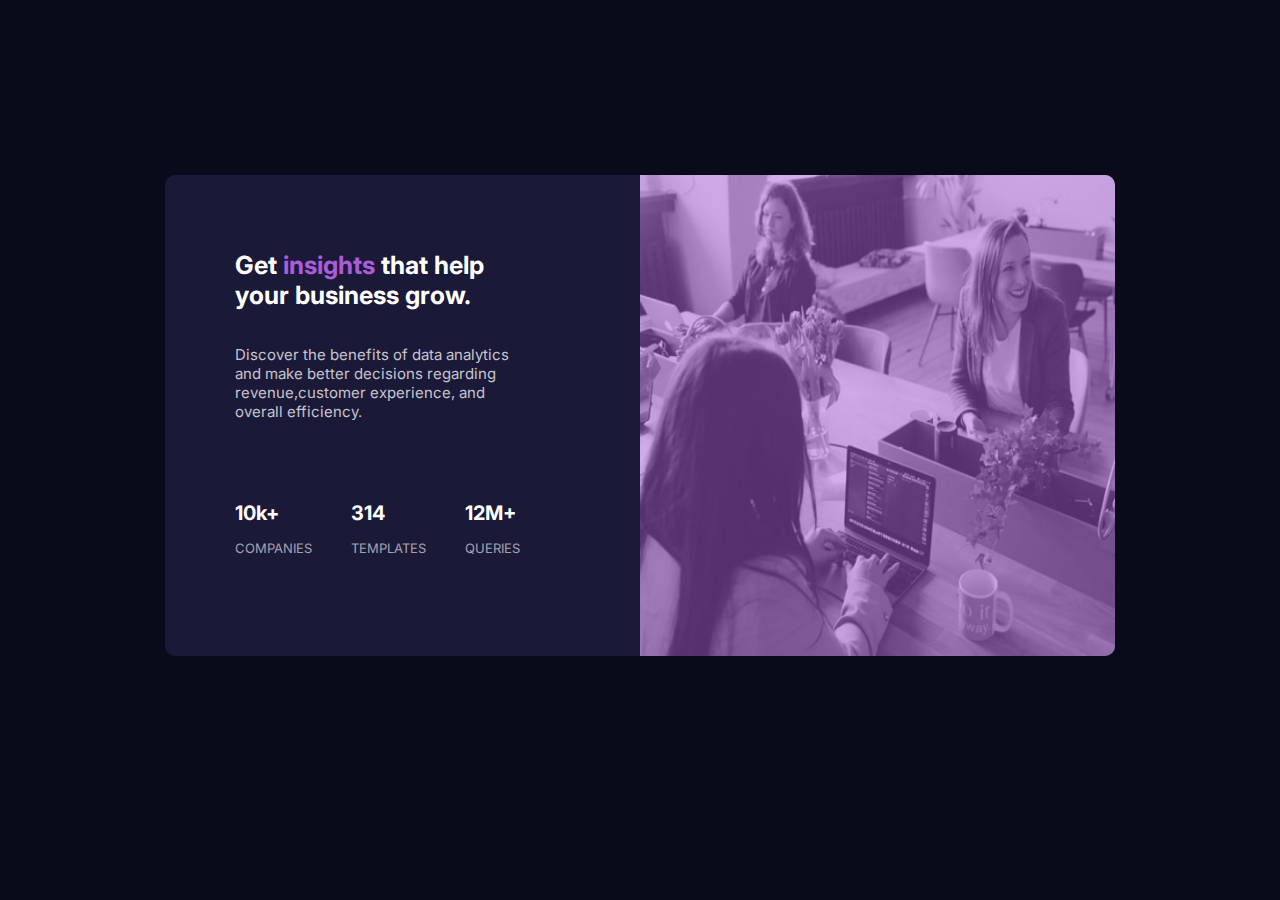
<file: 01. stats preview card component/index.html>
<!DOCTYPE html>
<html lang="en">
<head>
    <meta charset="UTF-8">
    <meta http-equiv="X-UA-Compatible" content="IE=edge">
    <meta name="viewport" content="width=device-width, initial-scale=1.0">
    <link rel="stylesheet" href="style.css">
    <link href="https://fonts.googleapis.com/css2?family=Inter&display=swap" rel="stylesheet">
    <title>Frontend Mentor | Stats-Preeview-Card</title>
    <link rel="shortcut icon" href="images/favicon-32x32.png">
</head>
<body>
    <div class="main-container">
        <div class="img-content">
            <img class="mobile-img" src="images/image-header-mobile.jpg" alt="">
            <img class="desktop-img" src="images/image-header-desktop.jpg" alt="">
            <div class="overlayer"></div>
        </div>

        <div class="text-content">
            <div class="first-section">
                <h1>Get <span>insights</span> that help your business grow.</h1>
                <p>Discover the benefits of data analytics and make better decisions regarding revenue,customer experience, and overall efficiency.</p>
            </div>
            <div class="second-section">
                <div class="companies">
                    <p class="amount">10k+</p>
                    <P>COMPANIES</p>
                </div>
                <div class="templates">
                    <p class="amount">314</p>
                    <p>TEMPLATES</p>
                </div>
                <div class="queries">
                    <p class="amount">12M+</p>
                    <p>QUERIES</p>
                </div>
            </div>
        </div>
    </div>
</body>
</html>
</file>
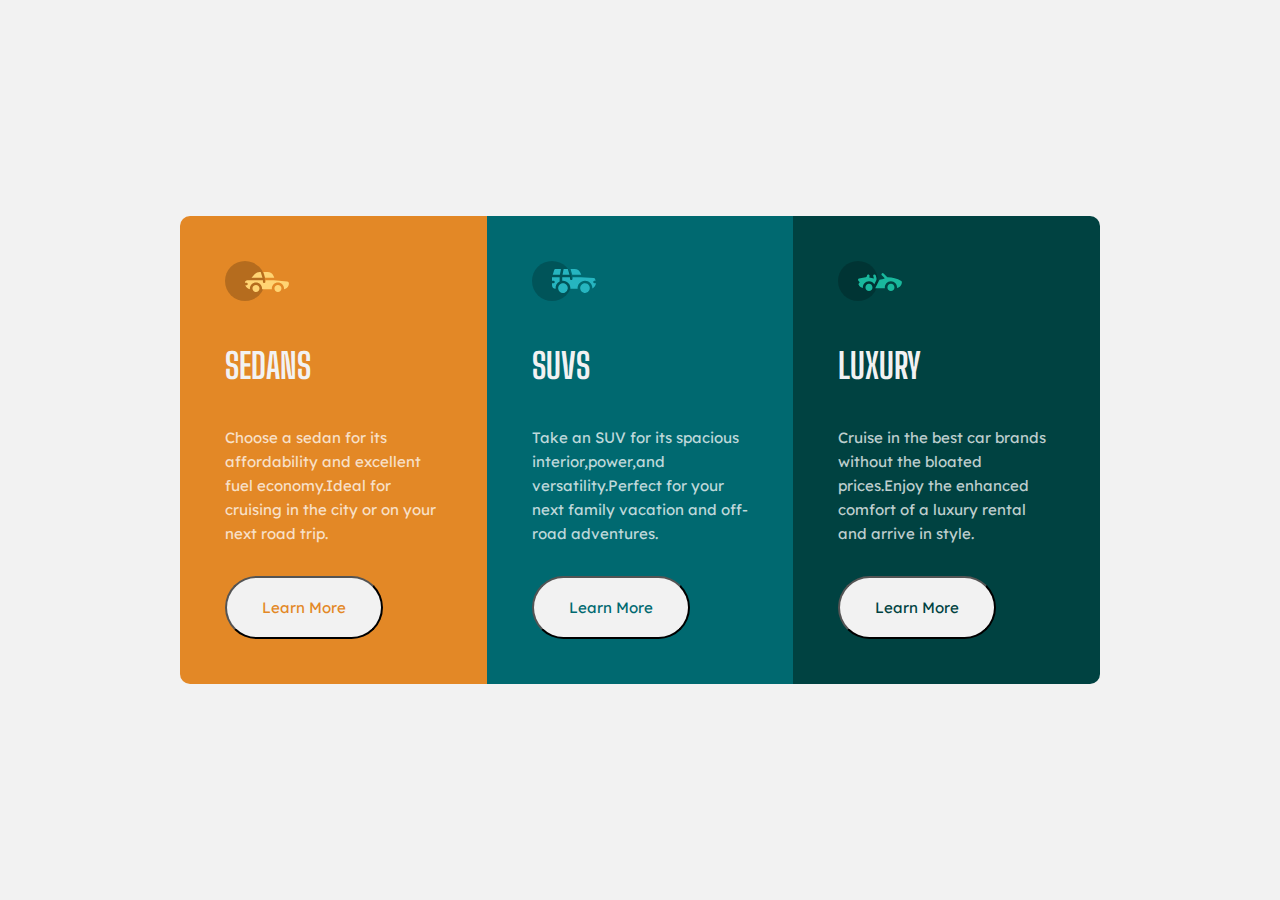
<file: 02. 3 column preview card component/index.html>
<!DOCTYPE html>
<html lang="en">
<head>
    <meta charset="UTF-8">
    <meta http-equiv="X-UA-Compatible" content="IE=edge">
    <meta name="viewport" content="width=device-width, initial-scale=1.0">
    <link rel="stylesheet" href="style.css">
    <link href="https://fonts.googleapis.com/css2?family=Big+Shoulders+Display:wght@400;700&family=Lexend+Deca&display=swap" rel="stylesheet">
    <link rel="shortcut icon" href="images/favicon-32x32.png">
    <title>Fontend Mentor | 3-column-preview-card-component</title>
</head>

<body>
    <div class="main-container">

        <!-- first container - SEDANS -->
        <div id="first-container" class="container">
            <img src="images/icon-sedans.svg" alt="icon sedans">

            <h1>SEDANS</h1>
            <p>Choose a sedan for its affordability and excellent fuel economy.Ideal for cruising in the city or on your next road trip.</p>

            <button>Learn More</button>
        </div>

        <!-- second container - SUVS -->
        <div id="second-container" class="container">
            <img src="images/icon-suvs.svg" alt="icon suvs">

            <h1>SUVS</h1>
            <p>Take an SUV for its spacious interior,power,and versatility.Perfect for your next family vacation and off-road adventures.</p>

            <button>Learn More</button>
        </div>

        <!-- third container - LUXURY -->
        <div id="third-container" class="container">
            <img src="images/icon-luxury.svg" alt="icon luxury">

            <h1>LUXURY</h1>
            <p>Cruise in the best car brands without the bloated prices.Enjoy the enhanced comfort of a luxury rental and arrive in style.</p>
            
            <button>Learn More</button>
        </div>
    </div>
</body>
</html>
</file>
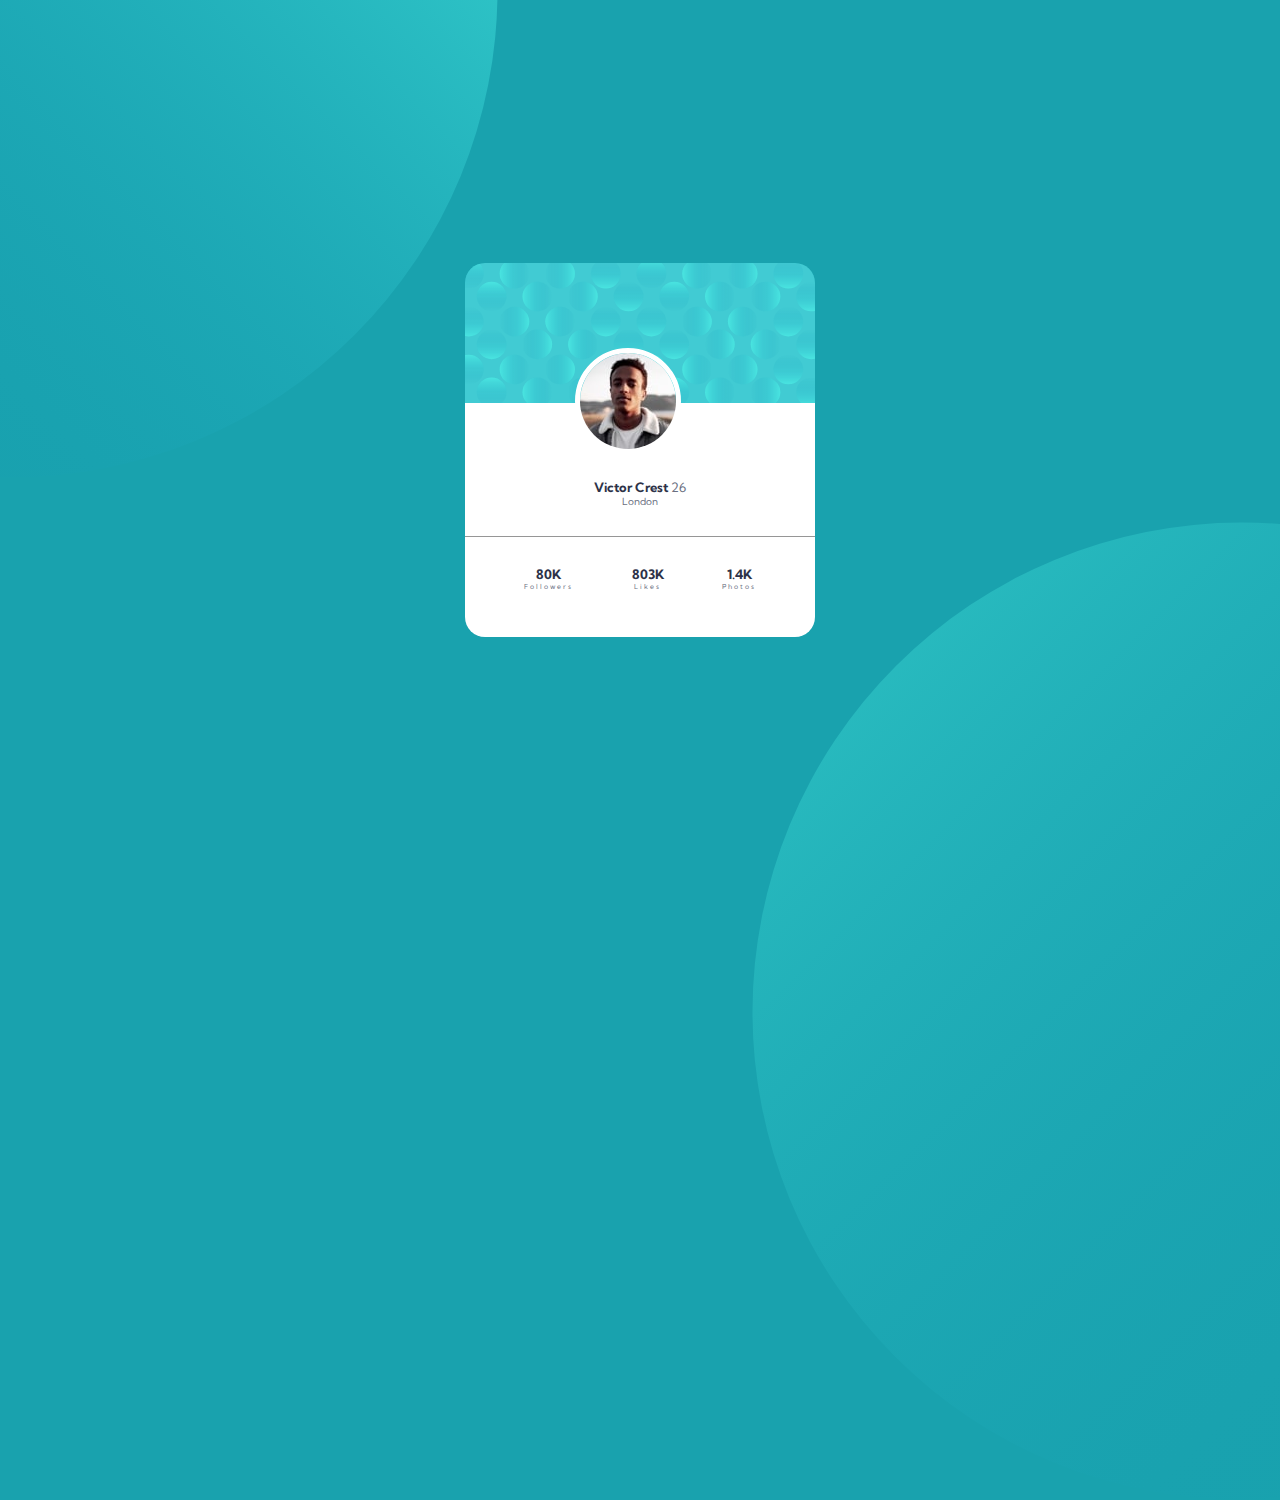
<file: 03. Profile card component/index.html>
<!DOCTYPE html>
<html lang="en">
<head>
    <meta charset="UTF-8">
    <meta http-equiv="X-UA-Compatible" content="IE=edge">
    <meta name="viewport" content="width=device-width, initial-scale=1.0">
    <link href="https://fonts.googleapis.com/css2?family=Kumbh+Sans:wght@300;400&display=swap" rel="stylesheet"> 
    <link rel="stylesheet" href="style.css">
    <link rel="shortcut icon" href="images/favicon-32x32.png">
    <title>Frontend Mentor | Profile card component</title>
</head>
<body>
    
    <img class="top-bg-circle" src="images/bg-pattern-top.svg" alt="">
    <img class="bottom-bg-circle" src="images/bg-pattern-bottom.svg" alt="">

    <div class="main-container">
        <div class="top-part">
            <img src="images/bg-pattern-card.svg" alt="card bg pattern">
        </div>
        <img id="profile-img"src="images/image-victor.jpg" alt="image-victor">
        <div class="bottom-part">
            <div class="person-info">
                <p>Victor Crest <span>26</span></p>
                <p class="light-font">London</p>
            </div>
            <div class="follow-info">
                <div>
                    <p>80K</p>
                    <p class="light-font">Followers</p>
                </div>
                <div>
                    <p>803K</p>
                    <p class="light-font">Likes</p>
                </div>
                <div>
                    <p>1.4K</p>
                    <p class="light-font">Photos</p>
                </div>
            </div>
        </div>
    </div>
        
</body>
</html>
</file>
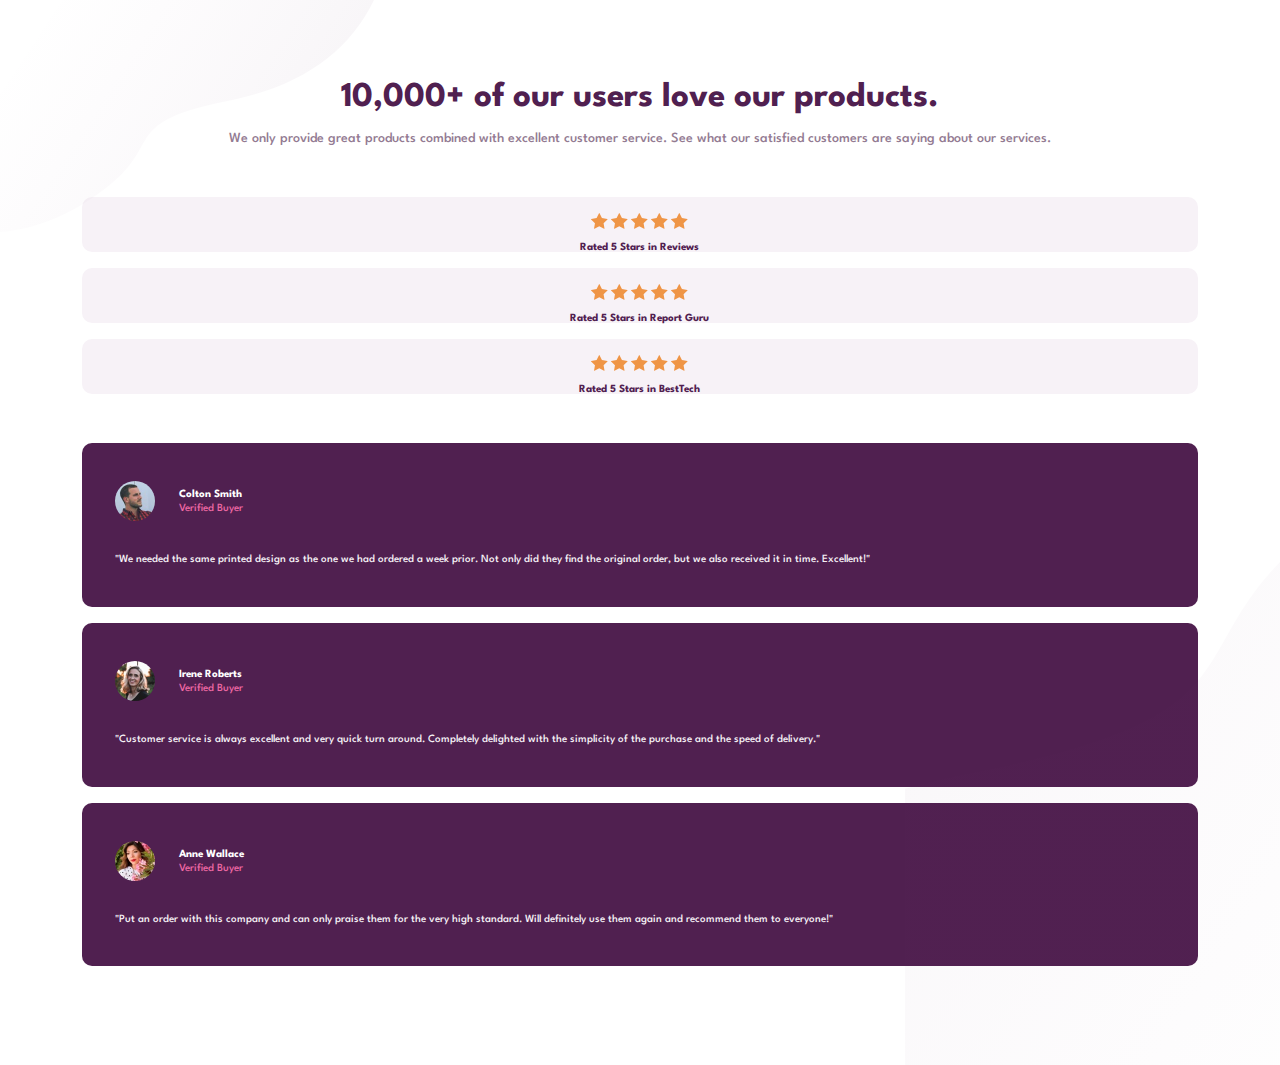
<file: 04. social proof section/index.html>
<!DOCTYPE html>
<html lang="en">
<head>
    <meta charset="UTF-8">
    <meta http-equiv="X-UA-Compatible" content="IE=edge">
    <meta name="viewport" content="width=device-width, initial-scale=1.0">
    <link href="https://fonts.googleapis.com/css2?family=Spartan:wght@400;500;700&display=swap" rel="stylesheet"> 
    <link rel="stylesheet" href="style.css">
    <link rel="shortcut icon" href="images/favicon-32x32.png">
    <title>Frontend Mentor | Social Proof Section Master</title>
</head>
<body>
    <img class="mobile top-bg" src="images/bg-pattern-top-mobile.svg" alt="bg-pattern-top-mobile">
    <img class="mobile bottom-bg" src="images/bg-pattern-bottom-mobile.svg" alt="pattern-bottom-mobile">
    <img class="desktop top-bg" src="images/bg-pattern-top-desktop.svg" alt="bg-pattern-top-desktop">
    <img class="desktop bottom-bg" src="images/bg-pattern-bottom-desktop.svg" alt="bg-pattern-bottom-desktop">

    <div class="main-container">
        <div class="float">
            <div id="hero">
                <h1>10,000+ of our users love our products.</h1>
                <p>We only provide great products combined with excellent customer service. See what our satisfied customers are saying about our services.</p>
            </div>

<!-- Review Boxes -->
            <div class="column-float">
                <div class="reviews-box review-top">
                    <div>
                        <img src="images/icon-star.svg" alt="star icons">
                        <img src="images/icon-star.svg" alt="star icons">
                        <img src="images/icon-star.svg" alt="star icons">
                        <img src="images/icon-star.svg" alt="star icons">
                        <img src="images/icon-star.svg" alt="star icons">
                    </div>
                    <p>Rated 5 Stars in Reviews</p>
                </div>
                <div class="reviews-box review-mid">
                    <div>
                        <img src="images/icon-star.svg" alt="star icons">
                        <img src="images/icon-star.svg" alt="star icons">
                        <img src="images/icon-star.svg" alt="star icons">
                        <img src="images/icon-star.svg" alt="star icons">
                        <img src="images/icon-star.svg" alt="star icons">
                    </div>
                    <p>Rated 5 Stars in Report Guru</p>
                </div>
                <div class="reviews-box review-bottom">
                    <div>
                        <img src="images/icon-star.svg" alt="star icons">
                        <img src="images/icon-star.svg" alt="star icons">
                        <img src="images/icon-star.svg" alt="star icons">
                        <img src="images/icon-star.svg" alt="star icons">
                        <img src="images/icon-star.svg" alt="star icons">
                    </div>
                    <p>Rated 5 Stars in BestTech</p>
                </div>
            </div>
        </div>
<!-- Byers Comment Boxes -->
        <div class="float">
            <div class="comment-box top-comment">   
                <div class="buyer-name">
                    <img src="images/image-colton.jpg" alt="colton-image">
                    <div>
                        <h4>Colton Smith</h4>
                        <h4 class="pink">Verified Buyer</h4>
                    </div>
                </div>
                <p>"We needed the same printed design as the one we had ordered a week prior. Not only did they find the original order, but we also received it in time. Excellent!"</p>
            </div>  

            <div class="comment-box mid-comment">
                <div class="buyer-name">
                    <img src="images/image-irene.jpg" alt="irene-image">
                    <div>
                        <h4>Irene Roberts</h4>
                        <h4 class="pink">Verified Buyer</h4>
                    </div>
                </div>
                <p>"Customer service is always excellent and very quick turn around. Completely delighted with the simplicity of the purchase and the speed of delivery."</p>
            </div>

            <div class="comment-box bottom-comment-box">
                <div class="buyer-name">
                    <img src="images/image-anne.jpg" alt="anne-image">
                    <div>
                        <h4>Anne Wallace</h4>
                        <h4 class="pink">Verified Buyer</h4>
                    </div>
                </div>
                <p>"Put an order with this company and can only praise them for the very high standard. Will definitely use them again and recommend them to everyone!"</p>
            </div>
        </div>
    </div>
</body>
</html>
</file>
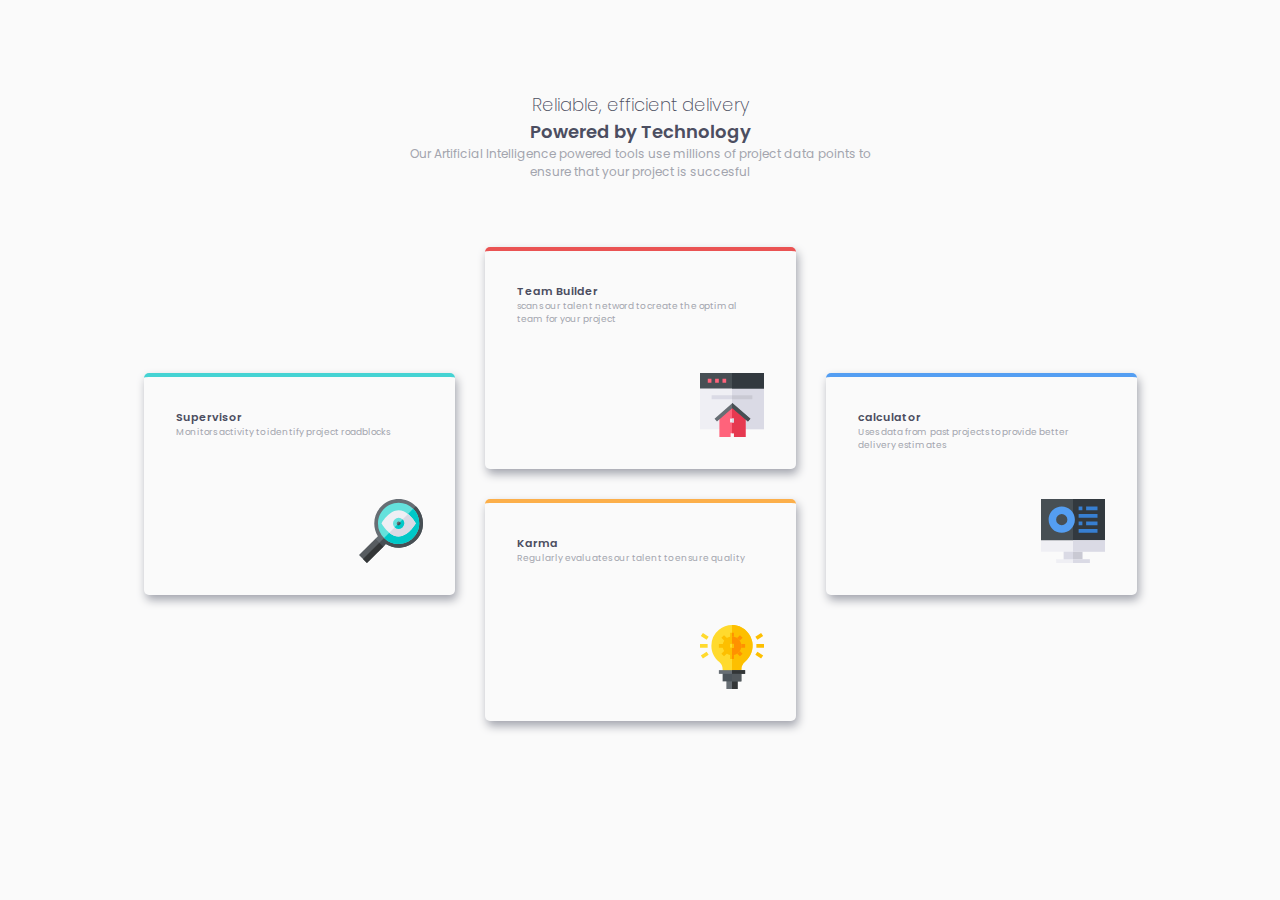
<file: 05. four card feature section/index.html>
<!DOCTYPE html>
<html lang="en">
<head>
    <meta charset="UTF-8">
    <meta http-equiv="X-UA-Compatible" content="IE=edge">
    <meta name="viewport" content="width=device-width, initial-scale=1.0">
    <link rel="stylesheet" href="./scss/style.css">
    <link rel="shortcut icon" href="./images/favicon-32x32.png">
    <title>Frontend Mentor | Four card feature section master</title>
</head>

<body>
    <!-- Header -->
    <header>
        <h2 class="lighter">Reliable, efficient delivery</h2>
        <h2 class="bold">Powered by Technology</h2>
        <p class="medium">Our Artificial Intelligence powered tools use millions of project data points to ensure that your project is succesful</p>
    </header>

    <!-- Four sections -->
    <div class="flex-row">
        <div id="cyan" class="box">
            <h3 class="bold">Supervisor</h3>
            <p class="medium">Monitors activity to identify project roadblocks</p>
            <img id="supervisor" src="./images/icon-supervisor.svg" alt="icon-supervisor">
        </div>
        <div class="flex-colomn">
            <div id="red" class="box">
                <h3 class="bold">Team Builder</h3>
                <p class="medium">scans our talent netword to create the optimal team for your project</p>
                <img id="team-builder" src="./images/icon-team-builder.svg" alt="icon-team-builder">
            </div>
            <div id="orange" class="box">
                <h3 class="bold">Karma</h3>
                <p class="medium">Regularly evaluates our talent to ensure quality</p>
                <img id="karma" src="./images/icon-karma.svg" alt="icon-karma">
            </div>
        </div>
        <div id="blue" class="box">
            <h3 class="bold">calculator</h3>
            <p class="medium">Uses data from past projects to provide better delivery estimates</p>
            <img id="calculator" src="./images/icon-calculator.svg" alt="icon-calculator">
        </div>
    </div>
</body>
</html>
</file>
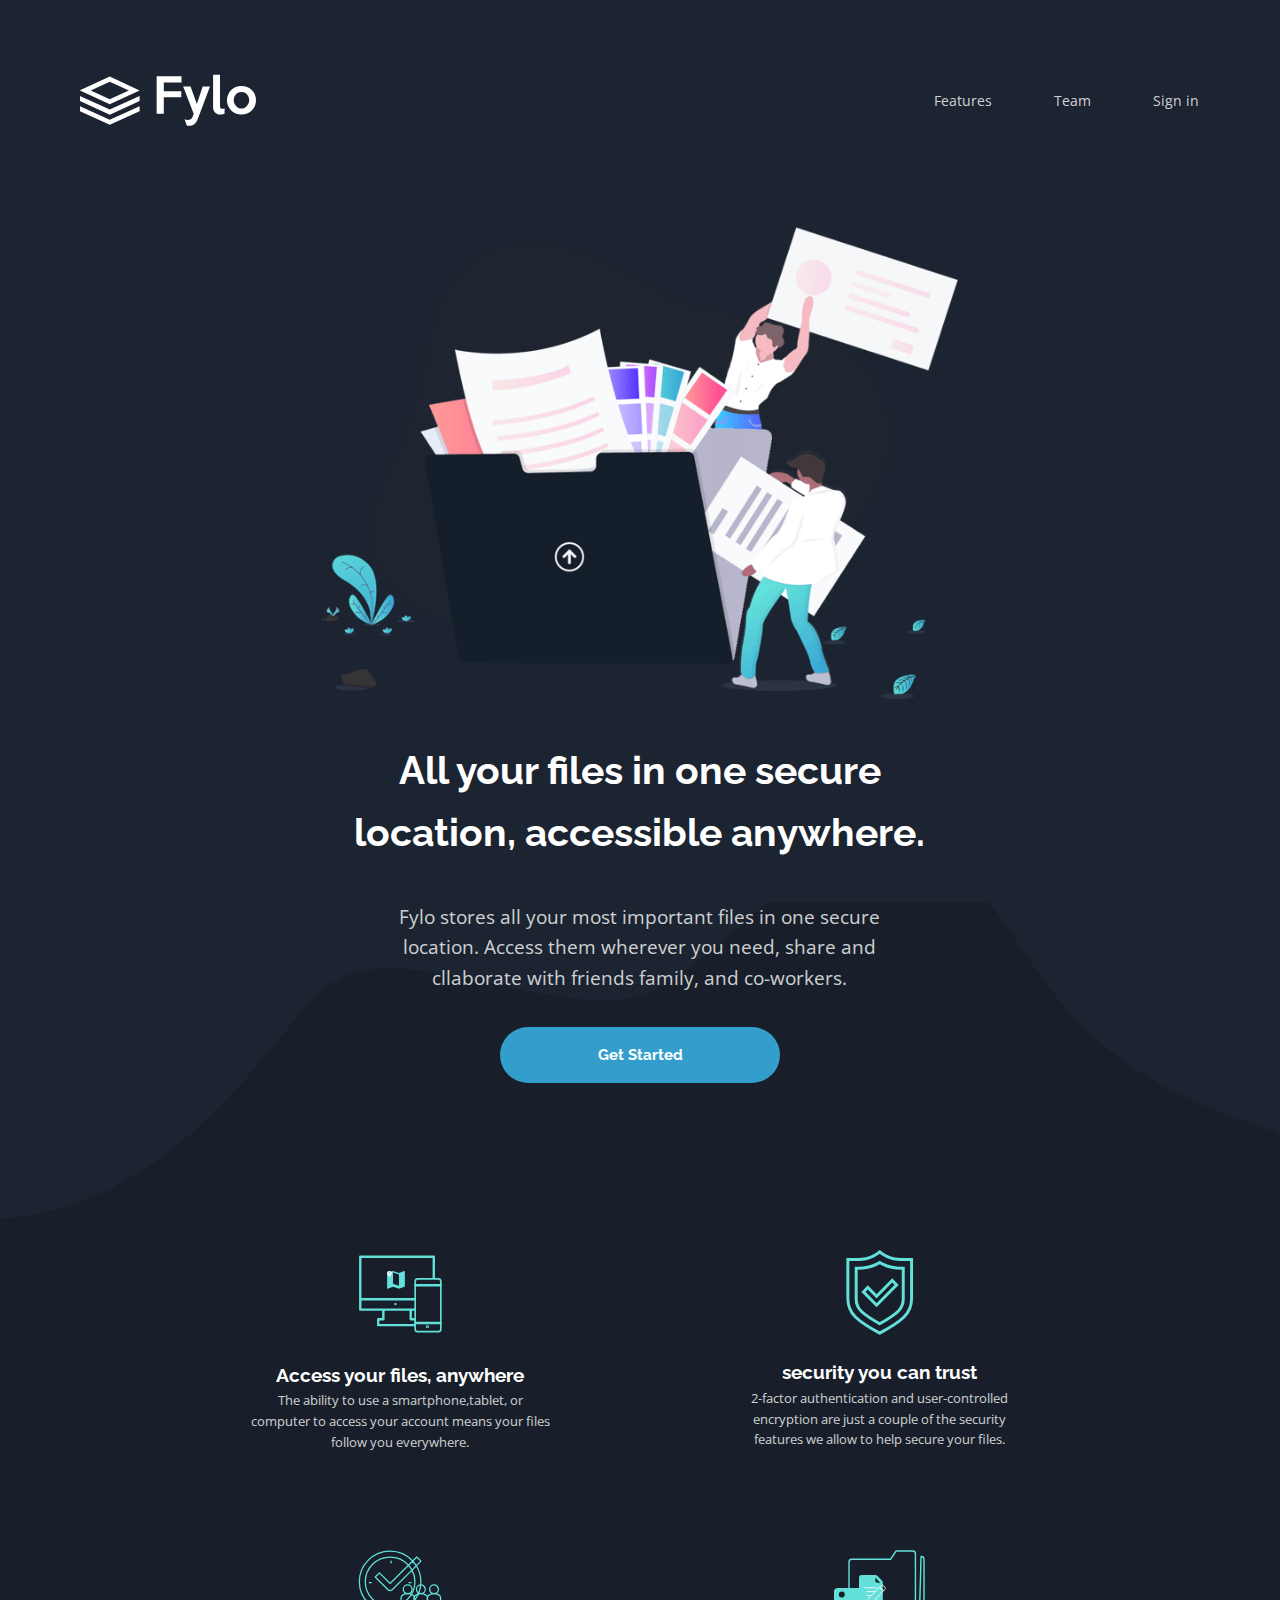
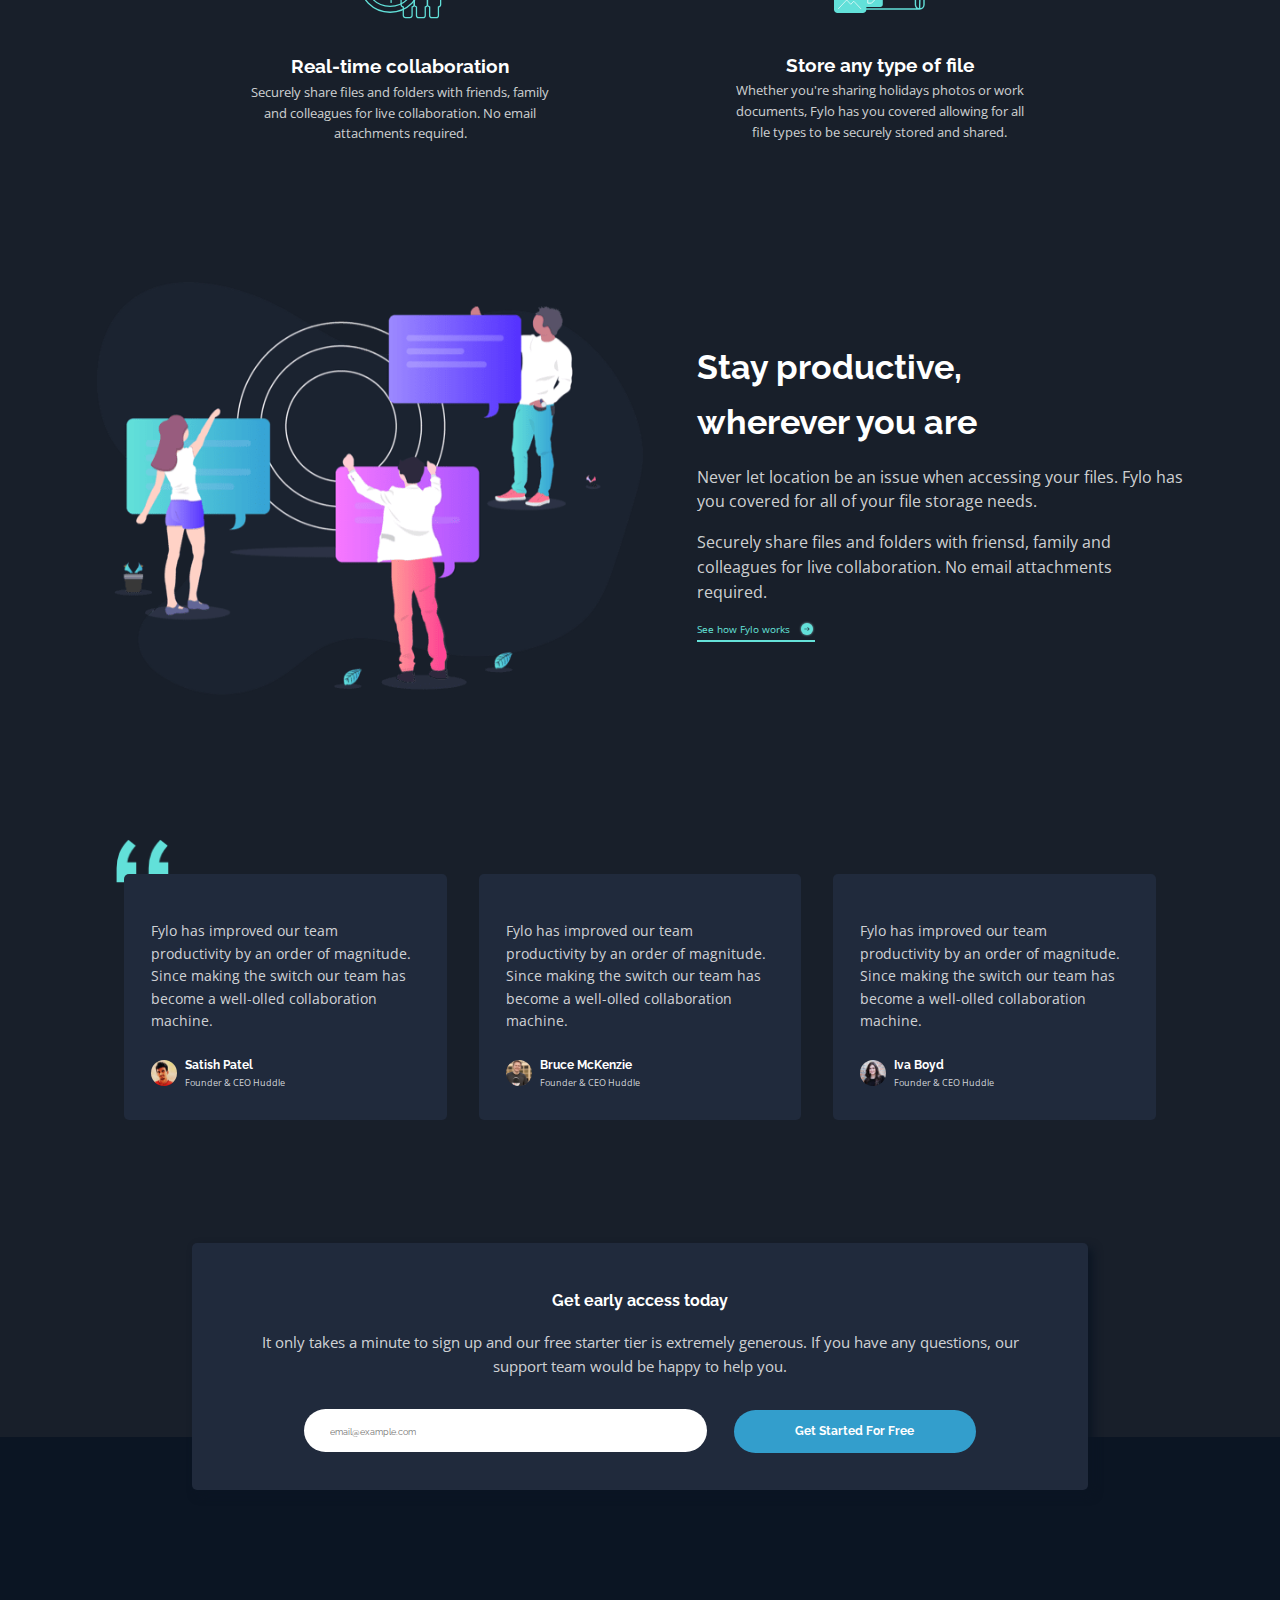
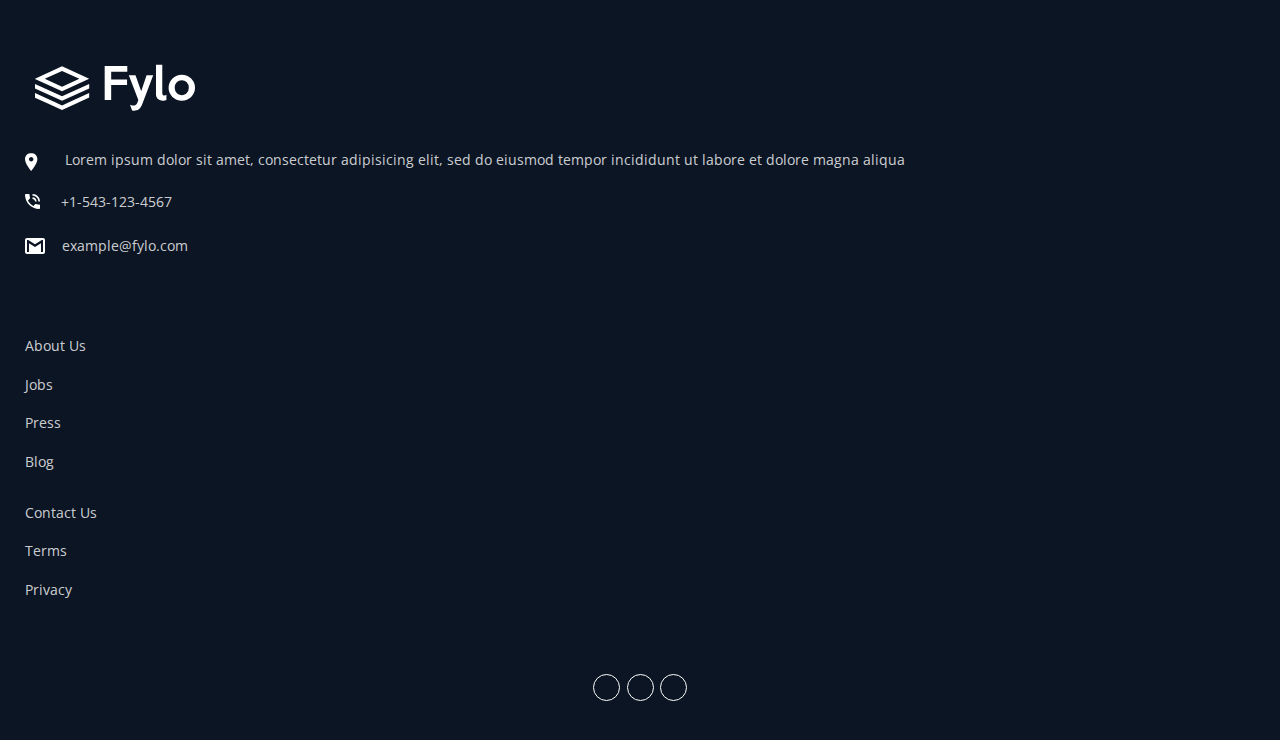
<file: 06. fylo dark theme landing page/index.html>
<!DOCTYPE html>
<html lang="en">
<head>
    <meta charset="UTF-8">
    <meta http-equiv="X-UA-Compatible" content="IE=edge">
    <meta name="viewport" content="width=device-width, initial-scale=1.0">
    <link rel="stylesheet" href="https://pro.fontawesome.com/releases/v5.10.0/css/all.css" integrity="sha384-AYmEC3Yw5cVb3ZcuHtOA93w35dYTsvhLPVnYs9eStHfGJvOvKxVfELGroGkvsg+p" crossorigin="anonymous"/>
    <link rel="stylesheet" href="./scss/style.css">
    <link rel="shortcut icon" href="/images/favicon-32x32.png">
    <title>Frontend Mentor | Fylo dark theme landing page master</title>
</head>
<body>
    <div class="container">
<!-- Nav Bar -->
        <nav>
            <img src="./images/logo.svg" alt="logo">
            <ul>
                <li><a href="#">Features</a></li>
                <li><a href="#">Team</a></li>
                <li><a href="#">Sign in</a></li>
            </ul>
        </nav>

<!-- Hero Section -->
        <div id="hero">
            <div id="hero-header">
                <img id="intro-img" src="./images/illustration-intro.png" alt="illustration-intro">
                <h2>All your files in one secure location, accessible anywhere.</h2>
            </div>
            <div id="hero-content">
                <p>Fylo stores all your most important files in one secure location. Access them wherever you need, share and cllaborate with friends family, and co-workers.</p>
                <input type="button" value="Get Started">
            </div>
        </div>
        

<!-- Features -->
        <div id="features">
            <div class="flex">
                <div id="access">
                    <img src="./images/icon-access-anywhere.svg" alt="icon-access-anywhere">
                    <h3>Access your files, anywhere</h3>
                    <p>The ability to use a smartphone,tablet, or computer to access your account means your files follow you everywhere.</p>
                </div>
                <div id="security">
                    <img src="./images/icon-security.svg" alt="icon-security">
                    <h3>security you can trust</h3>
                    <p>2-factor authentication and user-controlled encryption are just a couple of the security features we allow to help secure your files.</p>
                </div>
            </div>
            <div class="flex">
                <div id="collaboration">
                    <img src="./images/icon-collaboration.svg" alt="icon-collaboration">
                    <h3>Real-time collaboration</h3>
                    <p>Securely share files and folders with friends, family and colleagues for live collaboration. No email attachments required.</p>
                </div>
                <div id="file">
                    <img src="./images/icon-any-file.svg" alt="icon-any-file">
                    <h3>Store any type of file</h3>
                    <p>Whether you're sharing holidays photos or work documents, Fylo has you covered allowing for all file types to be securely stored and shared.</p>   
                </div>
            </div>
        </div>

<!-- Productive -->
        <div id="productive">
            <img src="./images/illustration-stay-productive.png" alt="illustration-stay-productive" class="productive-img">
            <div class="content">
                <h3>Stay productive, wherever you are</h3>
                <p>Never let location be an issue when accessing your files. Fylo has you covered for all of your file storage needs.</p>
                <p>Securely share files and folders with friensd, family and colleagues for live collaboration. No email attachments required.</p>
                <a href="#">See how Fylo works<img src="./images/icon-arrow.svg" alt="icon-arrow"></a>
            </div>
        </div>

<!-- Testimonials -->
        <div id="testimonials">
            
            <div class="testimonial">
                <img src="./images/bg-quotes.png" alt="bg-quotes" class="quotes-img">
                <p>Fylo has improved our team productivity by an order of magnitude. Since making the switch our team has become a well-olled collaboration machine.</p>
                <div class="profile">
                    <img src="./images/profile-1.jpg" alt="profile-1" class="profile-picture">
                    <div class="name">
                        <h3>Satish Patel</h3>
                        <p>Founder & CEO Huddle</p>
                    </div>
                </div>
            </div>

            <div class="testimonial">
                <p>Fylo has improved our team productivity by an order of magnitude. Since making the switch our team has become a well-olled collaboration machine.</p>
                <div class="profile">
                    <img src="./images/profile-2.jpg" alt="profile-2" class="profile-picture">
                    <div class="name">
                        <h3>Bruce McKenzie</h3>
                        <p>Founder & CEO Huddle</p>
                    </div>
                </div>
            </div>

            <div class="testimonial">
                <p>Fylo has improved our team productivity by an order of magnitude. Since making the switch our team has become a well-olled collaboration machine.</p>
                <div class="profile">
                    <img src="./images/profile-3.jpg" alt="profile-3" class="profile-picture">
                    <div class="name">
                        <h3>Iva Boyd</h3>
                        <p>Founder & CEO Huddle</p>
                    </div>
                </div>
            </div>
        </div>

<!-- Sign Up -->
        <div id="sign-up">
            <h3>Get early access today</h3>
            <p>It only takes a minute to sign up and our free starter tier is extremely generous. If you have any questions, our support team would be happy to help you.</p>
            <div class="inputs">
                <input type="email" placeholder="email@example.com">
                <input type="submit" value="Get Started For Free">
            </div>
        </div>

<!-- Footer -->
        <footer>
            <img class="logo" src="./images/logo.svg" alt="logo">
            <div class="footer-info">

                <div id="location">
                    <img src="./images/icon-location.svg" alt="icon-location">
                    <p>Lorem ipsum dolor sit amet, consectetur adipisicing elit, sed do eiusmod tempor incididunt ut labore et dolore magna aliqua
                    </p>
                </div>

                <div class="contacts">
                    <div id="phone">
                        <img src="./images/icon-phone.svg" alt="icon-phone">
                        <p>+1-543-123-4567</p>
                    </div>
                    <div id="email">
                        <img src="./images/icon-email.svg" alt="icon-email">
                        <p>example@fylo.com</p>
                    </div>
                </div>

                <div class="about-us">
                    <p>About Us</p>
                    <p>Jobs</p>
                    <p>Press</p>
                    <p>Blog</p>
                </div>

                <div class="contact-us">
                    <p>Contact Us</p>
                    <p>Terms</p>
                    <p>Privacy</p>
                </div>

                <div class="icons">
                    <i id="fb-icon" class="fab fa-facebook-f"></i>
                    <i id="twitter-icon" class="fab fa-twitter"></i>
                    <i id="instagram-icon" class="fab fa-instagram"></i>
                </div>
            </div>
        </footer>

    </div>
</body>
</html>
</file>
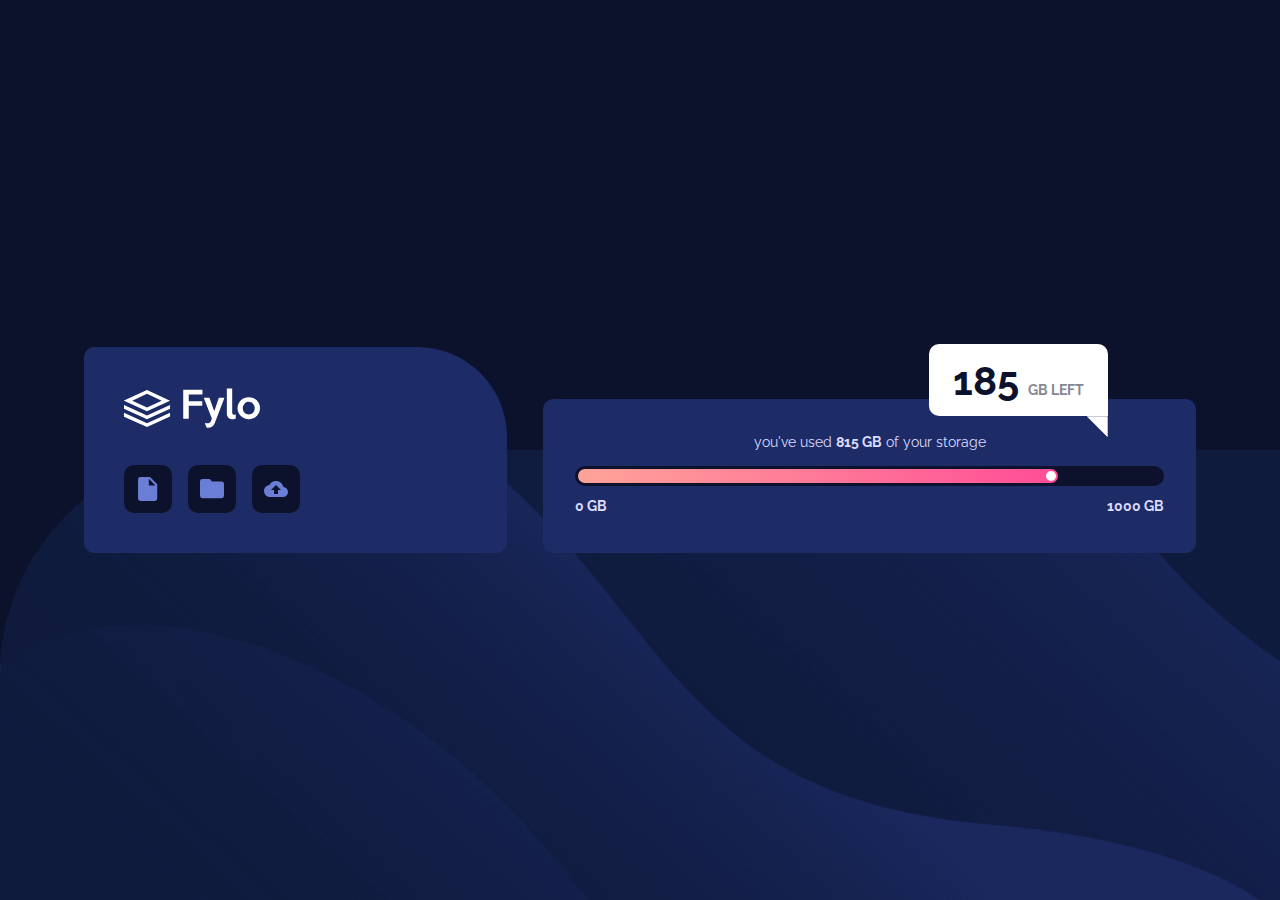
<file: Fylo-data-storage-component/index.html>
<!DOCTYPE html>
<html lang="en">
<head>
    <meta charset="UTF-8">
    <meta http-equiv="X-UA-Compatible" content="IE=edge">
    <meta name="viewport" content="width=device-width, initial-scale=1.0">
    <!-- Font -->
    <link href="https://fonts.googleapis.com/css2?family=Raleway:wght@400;700&display=swap" rel="stylesheet">

    <!-- Link Style -->
    <link rel="stylesheet" href="./scss/style.css">

    <!-- Favicon-icon -->
    <link rel="shortcut icon" href="./images/favicon-32x32.png">
    <title>Frontend Mentor | Fylo Data Storage Component</title>
</head>
<body>
    <div id="desktop-back"></div>
    <div id="container">
        <div id="logo-box">
            <img class="logo" src="./images/logo.svg" alt="logo">
            <div id="icons">
                <div class="document-icon icon">
                    <img src="./images/icon-document.svg" alt="icon-document">
                </div>
                <div class="folder-icon icon">
                    <img src="./images/icon-folder.svg" alt="icon-folder">
                </div>
                <div class="upload-icon icon">
                    <img src="./images/icon-upload.svg" alt="icon-upload">
                </div>
            </div>
        </div>

        <div id="storage-info-box">
            <p>you've used <span>815 GB</span> of your storage</p>
            <div id="usage">
                <div id="slider">
                    <div id="slider-fill"><div id="slider-ball"></div></div>
                </div>
                <p class="usage-left-limit">0 GB</p>
                <p class="usage-right-limit">1000 GB</p>
                <div id="left-storage-box">
                    <p><span class="big-font">185</span>GB LEFT</p>
                </div>
            </div>
            
        </div>
    </div>
</body>
</html>
</file>
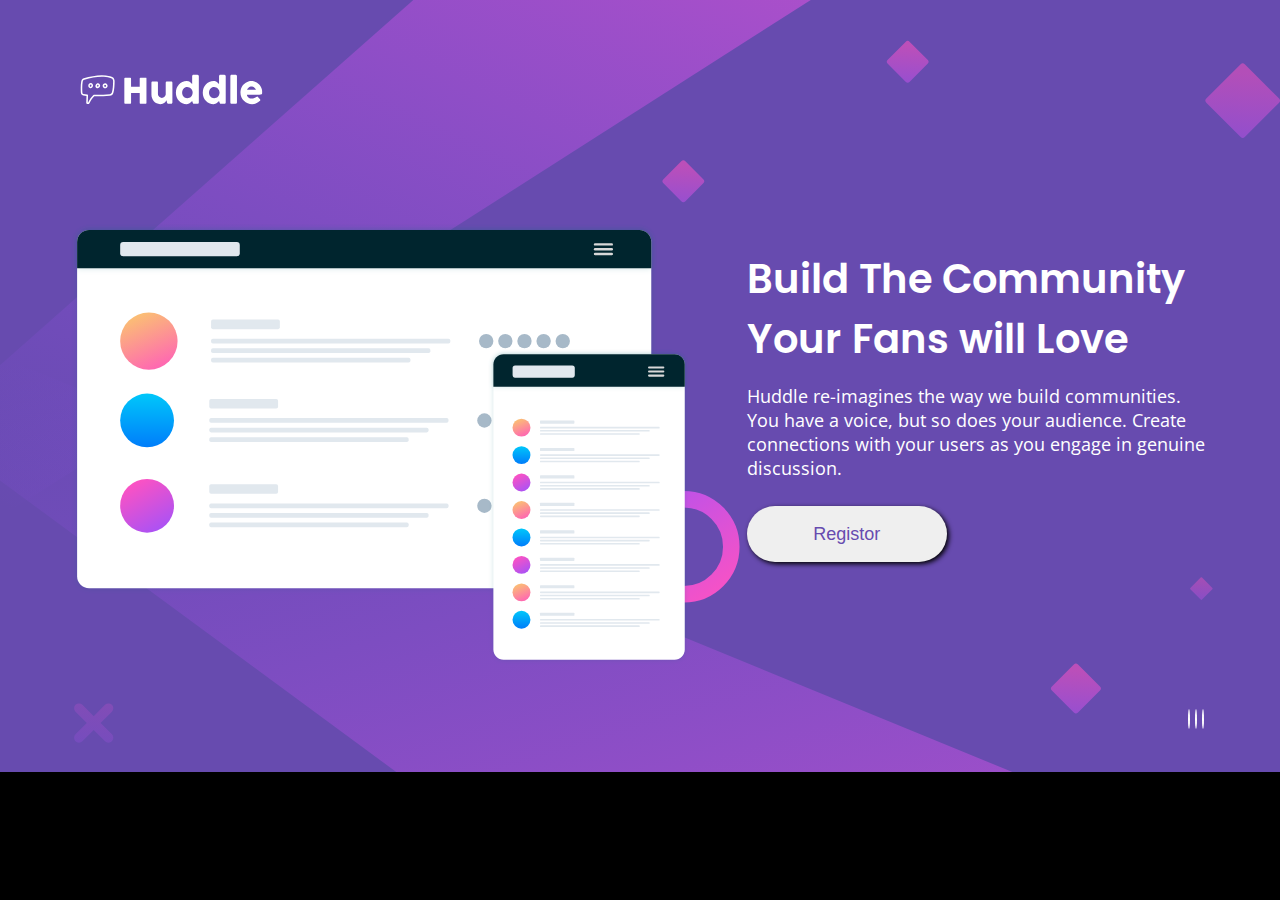
<file: Huddle-landing-page/index.html>
<!DOCTYPE html>
<html lang="en">
<head>
    <meta charset="UTF-8">
    <meta http-equiv="X-UA-Compatible" content="IE=edge">
    <meta name="viewport" content="width=device-width, initial-scale=1.0">
    <link href="https://fonts.googleapis.com/css2?family=Open+Sans&family=Poppins:wght@400;600&display=swap" rel="stylesheet">
    <link rel="stylesheet" href="https://pro.fontawesome.com/releases/v5.10.0/css/all.css" integrity="sha384-AYmEC3Yw5cVb3ZcuHtOA93w35dYTsvhLPVnYs9eStHfGJvOvKxVfELGroGkvsg+p" crossorigin="anonymous"/>
    <link rel="stylesheet" href="./scss/style.css">
    <link rel="shortcut icon" href="./images/favicon-32x32.png">
    <title>Frontend Mentor | Huddle Landing Page</title>
</head>
<body>
    <div class="container">
        <div id="header">
            <img id="logo" src="./images/logo.svg" alt="logo">
            <img id="mockups" src="./images/illustration-mockups.svg" alt="illustration-mockups">
        </div>

        <div id="header-text">
            <h2>Build The Community<br>Your Fans will Love</h2>
            <p>Huddle re-imagines the way we build communities. You have a voice, but so does your audience. Create connections with your users as you engage in genuine discussion.</p>
            <input type="button" value="Registor">
        </div>

        <div id="icons">
            <i id="facebook" class="fab fa-facebook-f"></i>
            <i id="twitter" class="fab fa-twitter"></i>
            <i id="instagram" class="fab fa-instagram"></i>
        </div>
    </div>
</body>
</html>
</file>
<file: 01. stats preview card component/style.css>
*{
    font-family: Inter;
    margin: 0;
    padding: 0;
    box-sizing: border-box;
}
body{
    font-size: 15px;
    background-color: hsl(233, 47%, 7%);
}

.main-container{
    border-radius: 10px;
    background-color: hsl(244, 38%, 16%);
    margin: 85px 25px;
}
.main-container .desktop-img{
    display: none;
}
.main-container img{
    width:100%;
    border-radius: 10px 10px 0 0;
}
.main-container .img-content{
    position: relative;
    border-radius: 10px 10px 0 0;
}
.main-container .img-content .overlayer{
    position: absolute;
    top: 0;
    bottom: 0;
    left: 0;
    right: 0;
    background-color: hsla(277, 64%, 61%, 0.5);
    border-radius: 10px 10px 0 0;
}

.text-content{
    padding: 45px 35px 40px;
    width: 100%;
    text-align: center;
}
.text-content .first-section h1{
    font-size: 25px;
    font-weight: 700;
    color: hsl(0, 0%, 100%);
    margin-bottom: 25px;
}
.text-content .first-section h1 span{
    color: hsl(277, 64%, 61%);
}
.text-content .first-section p{
    font-weight: 400;
    color: hsla(0, 0%, 100%, 0.75);
    margin-bottom: 50px;
}
.second-section p{
    font-size: 13px;
    color:  hsla(0, 0%, 100%, 0.6);
}
.second-section .amount{
    font-size: 20px;
    font-weight: 700;
    color: hsl(0, 0%, 100%);
}
.second-section .companies{
    margin-bottom: 35px;
}
.second-section .templates{
    margin-bottom: 35px;
}


@media only screen and (min-width:460px) {
    .main-container{
        margin-left: 50px;
        margin-right: 50px;
    }
}
@media only screen and (min-width:600px) {
    .main-container{
        margin: 100px 70px;
    }
}

@media only screen and (min-width:645px) {
    .main-container{
        margin: 100px 85px;
    }
}
@media only screen and (min-width:645px) {
    .main-container{
        margin: 100px 100px;
    }
}
@media only screen and (min-width:710px) {
    .main-container{
        margin: 100px 110px;
    }
}
@media only screen and (min-width:800px) {
    .main-container{
        margin: 100px 125px;
    }
    .text-content .first-section{
        margin-left: 120px;
        margin-right:120px
    }
}
@media only screen and (min-width:1072px){
    .text-content .second-section{
        display: flex;
        justify-content: space-between;
        margin-left: 120px;
        margin-right:120px;
    }
}

@media only screen and (min-width:1195px) {
    .main-container{
        display: flex;
        flex-direction: row-reverse;
        margin: 175px 165px;
    }
    .main-container .img-content{
        flex-grow: 1;
        flex-basis: 50%;
    }
    .main-container .mobile-img{
        display: none;
    }
    .main-container .desktop-img{
        display:inline-block;
        
    }
    .main-container .text-content{
        flex-grow: 1;
        flex-basis: 50%;
        flex-direction: column;
        text-align: left;
        padding: 75px 120px 65px 70px;
    }
    .main-container .first-section{
        margin-left: 0;
        margin-right:0
    }
    .main-container .text-content h1{
        margin-bottom: 35px;
    }
    .main-container .text-content .first-section p{
        margin-bottom: 80px;
    }
    .main-container .text-content .second-section{
        display: flex;
        flex-direction: row;
        justify-content: space-between;
        margin-left: 0;
        margin-right:0;
    }
    .main-container .second-section .amount{
        margin-bottom: 15px;
    }
    .main-container img{
        border-radius: 0 10px 10px 0;
        height: 100%;
    }
    .main-container .img-content .overlayer{
        border-radius: 0 10px 10px 0;
    }
}
</file>
<file: 02. 3 column preview card component/style.css>
*{
    margin: 0;
    padding: 0;
    box-sizing: border-box;
    font-size: 15px;
}
body{
    background-color: hsl(0, 0%, 95%);
    display: flex;
    align-items: center;
}
.main-container{
    border-radius: 10px;
    margin:90px auto;
}
.container{
    width: 87.2vw;
    padding: 45px;
    margin: auto;
}

h1{
    font-family: 'Big Shoulders Display', cursive;
    margin: 40px 0;
    font-weight: 700;
    font-size: 35px;
    color: hsl(0, 0%, 95%);
}
p{
    margin-bottom: 30px;
    font-family: 'Lexend Deca', sans-serif;
    font-weight: 400;
    color: hsla(0, 0%, 100%, 0.75);
    line-height: 1.6em;
}
button{
    padding: 20px 35px;
    font-family: 'Lexend Deca', sans-serif;
    background-color: hsl(0, 0%, 95%);
    border-radius: 50px;
}

#first-container{
    background-color: hsl(31, 77%, 52%);
    border-radius: 10px 10px 0 0;
}
#first-container button{
    color: hsl(31, 77%, 52%);
}
#first-container button:active{
    background-color: hsl(31, 77%, 52%);
    color: hsl(0, 0%, 95%);
    border: 2px solid hsl(0, 0%, 95%);
}

#second-container{
    background-color: hsl(184, 100%, 22%);
}
#second-container button{
    color: hsl(184, 100%, 22%);
}
#second-container button:active{
    background-color:hsl(184, 100%, 22%);
    color: hsl(0, 0%, 95%);
    border: 2px solid hsl(0, 0%, 95%);
}

#third-container{
    background-color: hsl(179, 100%, 13%);
    border-radius: 0 0 10px 10px;
}
#third-container button{
    color: hsl(179, 100%, 13%);
}
#third-container button:active{
    background-color: hsl(179, 100%, 13%);
    color: hsl(0, 0%, 95%);
    border: 2px solid hsl(0, 0%, 95%);
}

@media screen and (min-width:950px){
    body{
        height: 100vh;
    }
    .main-container{
        display: flex;
        width: 920px;
        height:500px;
        
    }

    #first-container{
        border-radius: 10px 0 0 10px;
    }
    #third-container{
        border-radius: 0 10px 10px 0;
    }
  
}
</file>
<file: 03. Profile card component/style.css>
*{
    margin: 0;
    padding: 0;
    box-sizing: border-box;
}

body{
    font-family: 'Kumbh Sans',sans-serif;
    background-color: hsl(185, 75%, 39%);
    height: 100vh;
    display: flex;
    align-items: center;
    position: relative;
    overflow: hidden;
}
.top-bg-circle{
    position: absolute;
    top:-500px;
    left: -768px;
}
.bottom-bg-circle{
    position: absolute;
    bottom: -500px;
    right: -768px;
}

.main-container{
    border-radius: 20px;
    margin: auto;
    width: 326px;
    height: 374px;
    position: relative;
    overflow: hidden;
}
.main-container .top-part{
    height: 140px;
    width: 100%;
}
.main-container .bottom-part{
    height: 234px;
    background-color: white;
}
.main-container #profile-img{
    position: absolute;
    top: 85px;
    left: 110px;
    border-radius: 50%;
    border: 5px solid white;
}
.main-container .person-info{
    text-align: center;
    padding-top: 76px;
    padding-bottom: 28px;
    width: 100%;
    border-bottom: 1px solid hsl(0, 0%, 59%);
    color: hsl(229, 23%, 23%);
    font-weight: 700;
    font-size: 13px;
}
.person-info span, .light-font{
    color: hsl(227, 10%, 46%);
    font-weight: 400;
}
.person-info .light-font{
    font-size: 10px;
}
.main-container .follow-info{
    display: flex;
    flex-direction: row;
    justify-content: space-evenly;
    color: hsl(229, 23%, 23%);
    font-weight: 700;
}
.main-container .follow-info div{
    text-align: center;
    font-size: 13px;
    margin-top: 29px;
}
.main-container .follow-info .light-font{
    font-size: 7px;
    letter-spacing: 2px;
}

@media screen and (min-width:792px) {
    .main-container{
        width: 350px;
    }
    .top-bg-circle{
        top:-480px;
        left: -670px;
    }
    .bottom-bg-circle{
        bottom: -480px;
        right: -670px;
    }
}

@media screen and (min-width:1112px) {
    .top-bg-circle{
        top: -500px;
        left: -480px;
    }
    .bottom-bg-circle{
        bottom: -600px;
        right: -450px;
    }
}

@media screen and (min-width:1440px){
    .top-bg-circle{
        top: -485px;
        left: -284px;
    }
    .bottom-bg-circle{
        bottom: -634px;
        right: -253px;
    }
}

@media screen and (max-width:370px) {
    .main-container{
        width: 90%;
    }
    .main-container #profile-img{
        left: 30%;
    }
}
@media screen and (max-width:200px) {
    .main-container #profile-img{
        position: absolute;
        top: 85px;
        left: 30%;
        border-radius: 50%;
        border: 5px solid white;
        width: 65%;
    }
}
</file>
<file: 04. social proof section/style.css>
*{
    margin: 0;
    padding: 0;
    box-sizing: border-box;
}
body{
    font-family: 'Spartan', sans-serif;
    display: flex;
    align-items: center;
    position: relative;
}
.top-bg{
    position: absolute;
    top: 0;
    left: 0;
}
.bottom-bg{
    position: absolute;
    bottom: 0;
    right: 0;
}
.desktop{
    display: none;
}
.main-container{
    width: 87.26%;
    margin: 81px auto 99px;   
}

/* -----Hero----- */

#hero{
    text-align: center;
    margin-bottom: 47px;
}
#hero h1{
    color: hsl(300, 43%, 22%);
    font-size: 35px;
    font-weight: 700;
}
#hero p{
    color: hsl(303, 10%, 53%);
    font-size: 14px;
    font-weight: 500;
    margin-top: 14px;
    line-height: 1.6em;
}

/* -----Reviews-Boxes----- */

.reviews-box{
    color: hsl(300, 43%, 22%);
    font-size: 11px;
    text-align: center;
    font-weight: 700;
    margin-bottom: 16px;
    background-color: hsl(300, 24%, 96%);
}
.review-bottom{
    margin-bottom: 49px;
}
.reviews-box img{
    margin-top: 16px;
    margin-bottom: 11px;

}
.reviews-box p{
    margin-bottom: 14px;
}
.reviews-box, .comment-box{
    border-radius: 10px;
}

/* -----Buyer Comment Box----- */

.comment-box{
    background-color: hsl(300, 43%, 22%);
    margin-bottom: 16px;
    padding: 38px 33px;
    font-size: 11px;
}
.bottom-comment-box{
    margin-bottom: 0;
}
.comment-box img{
    border-radius: 50%;
    margin-right: 24px;
    width: 40px;
}
.buyer-name{
    display: flex;
    align-items: center;
    margin-bottom: 30px;
}
.buyer-name h4{
    color: hsl(0, 0%, 100%);
    margin-bottom: 4px;
    font-weight: 700;
}
.buyer-name .pink{
    color: hsl(333, 80%, 67%);
    margin-bottom: 0;
    font-weight: 500;
}
.comment-box p{
    line-height: 1.6em;
    color: hsl(300, 24%, 96%);
    font-weight: 500;
}

@media screen and (min-width:1300px) {
    body{
        height: 100vh;
    }
    .mobile{
        display: none;
    }
    .desktop{
        display: inline;
    }
    .main-container{
        width: 1110px;
        margin-top: 121px;
        margin-bottom: 94px;
    }

/* -----Hero----- */

    #hero{
        text-align: left;
        width: 426px;
        height: 234px;
        margin-bottom: 74px;
    }
    #hero h1{
        font-size: 42px;
    }
    .float{
        display: flex;
        justify-content: space-between;
    }

/* -----Review Boxes-----     */

    .reviews-box{
        width: 445px;
        height: 57px;
        display: flex;
        align-items: center;
        padding-left: 24px;
        margin-top: 16px;
        margin-bottom: 0;
        margin-left: 94px;
    }
    .review-top{
        margin-left: 0;
    }
    .review-mid{
        margin-left: 47px;
    }
    .reviews-box img{
        margin-left: 8px;
        margin-top: 0;
        margin-bottom: 0;
    }
    .reviews-box p{
        margin-bottom: 0;
        margin-left: 33px;
    }

/* -----Buyer Comment Boxes----- */

    .comment-box{
        width: 350px;
        height: 234px;
        margin-bottom: 0;
        margin-top: 34px;
    }
    .top-comment{
        margin-top: 0px;
    }
    .mid-comment{
        margin-top:17px;
    }
}
</file>
<file: 05. four card feature section/scss/style.css>
@import url("https://fonts.googleapis.com/css2?family=Poppins:wght@200;400;600&display=swap");
*, *::after, *::before {
  margin: 0;
  padding: 0;
  -webkit-box-sizing: border-box;
          box-sizing: border-box;
}

body {
  background-color: #fafafa;
  font-family: Poppins, sans-serif;
  padding-top: 92px;
  padding-bottom: 78px;
}

@media only screen and (min-width: 820px) {
  body {
    padding-top: 91px;
    padding-bottom: 80px;
  }
}

.bold {
  font-weight: 600;
  color: #4c4e61;
}

.medium {
  font-weight: 400;
  color: #a3a5ae;
}

header {
  width: 293px;
  margin: auto;
  text-align: center;
  margin-bottom: 78px;
}

@media only screen and (min-width: 455px) {
  header {
    width: 311px;
  }
}

@media only screen and (min-width: 585px) {
  header {
    width: 400px;
  }
}

@media only screen and (min-width: 820px) {
  header {
    width: 503px;
    margin-bottom: 36px;
  }
}

header h2 {
  font-size: 18px;
  color: #4c4e61;
}

header .lighter {
  font-weight: 200;
}

header p {
  font-size: 12px;
}

.box {
  width: 311px;
  padding: 32px;
  -webkit-box-shadow: 2px 5px 10px #a3a5ae;
          box-shadow: 2px 5px 10px #a3a5ae;
  border-radius: 5px;
  margin: 30px auto;
  font-size: 9px;
  height: 222px;
  position: relative;
}

@media only screen and (min-width: 585px) {
  .box {
    width: 400px;
  }
}

@media only screen and (min-width: 820px) {
  .box {
    width: 230px;
    height: 180px;
    margin: 30px 15px;
  }
}

@media only screen and (min-width: 975px) {
  .box {
    width: 280px;
    height: 192px;
  }
}

@media only screen and (min-width: 1200px) {
  .box {
    width: 311px;
    height: 222px;
  }
}

.box h3 {
  font-size: 11px;
}

.box img {
  position: absolute;
  right: 32px;
  bottom: 32px;
}

@media only screen and (min-width: 820px) {
  .box img {
    width: 40px;
  }
}

@media only screen and (min-width: 1200px) {
  .box img {
    width: 64px;
  }
}

#cyan {
  border-top: 4px solid #45d3d3;
}

#red {
  border-top: 4px solid #ea5353;
}

#orange {
  border-top: 4px solid #fcaf4a;
}

#blue {
  border-top: 4px solid #549ef2;
}

@media only screen and (min-width: 820px) {
  .flex-row {
    display: -webkit-box;
    display: -ms-flexbox;
    display: flex;
    -webkit-box-align: center;
        -ms-flex-align: center;
            align-items: center;
    -webkit-box-pack: center;
        -ms-flex-pack: center;
            justify-content: center;
  }
}
/*# sourceMappingURL=style.css.map */
</file>
<file: 06. fylo dark theme landing page/scss/style.css>
@import url("https://fonts.googleapis.com/css2?family=Open+Sans:wght@400;700&family=Raleway:wght@400;700&display=swap");
*,
*::after,
*::before {
  margin: 0;
  padding: 0;
  -webkit-box-sizing: border-box;
          box-sizing: border-box;
}

body {
  font-size: 14px;
  font-family: "Open Sans", sans-serif;
  background-color: white;
  color: white;
  position: relative;
  background-color: #181f2a;
}

h2,
input,
h3 {
  font-family: "Raleway", sans-serif;
  line-height: 1.6em;
}

p {
  color: rgba(255, 255, 255, 0.8);
  line-height: 1.6em;
}

img {
  display: block;
}

nav {
  display: -webkit-box;
  display: -ms-flexbox;
  display: flex;
  -webkit-box-pack: justify;
      -ms-flex-pack: justify;
          justify-content: space-between;
  -webkit-box-align: center;
      -ms-flex-align: center;
          align-items: center;
  padding: 22px 23px 22px 18px;
  background-color: #1c2431;
}

@media screen and (max-width: 300px) {
  nav {
    display: block;
  }
}

@media screen and (min-width: 450px) {
  nav {
    padding: 30px 32px 30px 27px;
  }
}

@media screen and (min-width: 900px) {
  nav {
    padding: 74px 81px 77px 80px;
  }
}

nav img {
  width: 72px;
}

@media screen and (min-width: 450px) {
  nav img {
    width: 115px;
  }
}

@media screen and (min-width: 900px) {
  nav img {
    width: 176px;
  }
}

@media screen and (max-width: 300px) {
  nav img {
    margin-bottom: 10px;
  }
}

nav ul {
  list-style-type: none;
}

nav ul li {
  display: inline-block;
  margin-right: 23px;
}

@media screen and (max-width: 300px) {
  nav ul li {
    display: block;
    margin: 0;
  }
}

@media screen and (min-width: 900px) {
  nav ul li {
    margin-right: 58px;
  }
}

nav ul li:last-child {
  margin-right: 0;
}

nav ul a {
  color: rgba(255, 255, 255, 0.8);
  text-decoration: none;
  font-size: 10px;
}

@media screen and (max-width: 300px) {
  nav ul a {
    display: block;
    background-color: #495c79;
    width: 100%;
    text-align: center;
    padding: 5px;
  }
}

@media screen and (min-width: 450px) {
  nav ul a {
    font-size: 14px;
  }
}

nav ul a:hover {
  color: white;
  font-weight: bold;
  text-decoration: underline;
}

@media screen and (max-width: 300px) {
  nav ul a:hover {
    background-color: #394860;
    text-decoration: none;
  }
}

#hero {
  text-align: center;
}

@media screen and (min-width: 1000px) {
  #hero {
    background-color: #1c2431;
  }
}

#hero #hero-header {
  background-color: #1c2431;
  background-image: url(../images/bg-curvy-desktop.svg);
  background-size: 100%;
  background-repeat: no-repeat;
  background-position: bottom;
}

@media screen and (min-width: 1000px) {
  #hero #hero-header {
    background-image: none;
  }
}

#hero #hero-header #intro-img {
  width: 80.5882%;
  margin: auto;
  padding-top: 23px;
}

@media screen and (min-width: 400px) {
  #hero #hero-header #intro-img {
    width: 70%;
    margin-top: 0;
  }
}

@media screen and (min-width: 900px) {
  #hero #hero-header #intro-img {
    width: 49.861%;
  }
}

#hero #hero-header h2 {
  font-size: 19px;
  width: 80%;
  margin: auto;
  margin-top: 32px;
}

@media screen and (min-width: 535px) {
  #hero #hero-header h2 {
    font-size: 22px;
    margin-top: 35px;
  }
}

@media screen and (min-width: 650px) {
  #hero #hero-header h2 {
    width: 49.861%;
  }
}

@media screen and (min-width: 900px) {
  #hero #hero-header h2 {
    width: 46.94%;
    font-size: 39px;
    margin-top: 39.3px;
  }
}

@media screen and (min-width: 1000px) {
  #hero #hero-content {
    background-color: #1c2431;
    background-image: url("../images/bg-curvy-desktop.svg");
    background-size: 100%;
    background-repeat: no-repeat;
    background-position: bottom;
  }
}

#hero #hero-content p {
  font-size: 13px;
  width: 80%;
  margin: auto;
  margin-top: 17.5px;
  margin-bottom: 30px;
}

@media screen and (min-width: 535px) {
  #hero #hero-content p {
    width: 49.8%;
    margin-top: 20px;
  }
}

@media screen and (min-width: 900px) {
  #hero #hero-content p {
    width: 40.27%;
    font-size: 19px;
    margin-top: 38.6px;
    margin-bottom: 33.3px;
  }
}

#hero #hero-content input {
  font-size: 13px;
  height: 43px;
  width: 217px;
  border-radius: 50px;
  background-color: #339ecc;
  color: white;
  font-weight: 700;
  font-family: "Raleway", sans-serif;
  border: none;
  margin-bottom: 119px;
}

@media screen and (min-width: 900px) {
  #hero #hero-content input {
    font-size: 15px;
    width: 280px;
    height: 56px;
    margin-bottom: 167px;
  }
}

@media screen and (max-width: 280px) {
  #hero #hero-content input {
    width: 80%;
    height: 36px;
    margin-bottom: 80px;
  }
}

#hero #hero-content input:hover,
#hero #hero-content input :active {
  background-color: #65e2d9;
  cursor: pointer;
}

#features {
  text-align: center;
}

@media screen and (min-width: 1000px) {
  #features {
    display: -webkit-box;
    display: -ms-flexbox;
    display: flex;
    -webkit-box-orient: vertical;
    -webkit-box-direction: normal;
        -ms-flex-direction: column;
            flex-direction: column;
    margin-bottom: 138px;
  }
}

@media screen and (min-width: 1000px) {
  #features .flex {
    display: -webkit-box;
    display: -ms-flexbox;
    display: flex;
    -webkit-box-pack: justify;
        -ms-flex-pack: justify;
            justify-content: space-between;
    width: 90%;
    margin: auto;
  }
}

@media screen and (min-width: 1200px) {
  #features .flex {
    width: 60.9%;
  }
}

#features div {
  width: 83.82%;
  margin: auto;
}

@media screen and (min-width: 922px) {
  #features div {
    width: 70%;
  }
}

@media screen and (min-width: 1200px) {
  #features div {
    margin: 0;
  }
}

#features img {
  margin: auto;
}

#features h3 {
  font-size: 17px;
}

@media screen and (min-width: 1200px) {
  #features h3 {
    font-size: 19px;
  }
}

#features p {
  font-size: 12px;
}

@media screen and (min-width: 1200px) {
  #features p {
    font-size: 13px;
  }
}

#features #access {
  margin-bottom: 79.5px;
}

@media screen and (min-width: 1000px) {
  #features #access {
    width: 300px;
    margin-top: 5px;
    margin-bottom: 97px;
  }
}

@media screen and (min-width: 1440px) {
  #features #access {
    width: 339px;
  }
}

#features #access img {
  width: 57px;
  margin-bottom: 30px;
}

@media screen and (min-width: 1200px) {
  #features #access img {
    width: 83px;
    margin-bottom: 27.3px;
  }
}

#features #security {
  margin-bottom: 85.5px;
}

@media screen and (min-width: 1000px) {
  #features #security {
    width: 300px;
    margin-bottom: 99px;
  }
}

@media screen and (min-width: 1440px) {
  #features #security {
    width: 378px;
  }
}

#features #security img {
  width: 48px;
  margin-bottom: 27px;
}

@media screen and (min-width: 1200px) {
  #features #security img {
    width: 68px;
    margin-bottom: 22.3px;
  }
}

#features #collaboration {
  margin-bottom: 87.5px;
}

@media screen and (min-width: 1000px) {
  #features #collaboration {
    width: 300px;
    margin-bottom: 0;
  }
}

@media screen and (min-width: 1440px) {
  #features #collaboration {
    width: 357px;
  }
}

#features #collaboration img {
  width: 59px;
  margin-bottom: 32px;
}

@media screen and (min-width: 1200px) {
  #features #collaboration img {
    width: 84px;
    margin-bottom: 32.3px;
  }
}

@media screen and (min-width: 1000px) {
  #features #file {
    width: 300px;
  }
}

@media screen and (min-width: 1440px) {
  #features #file {
    width: 337px;
  }
}

#features #file img {
  width: 63px;
  margin-bottom: 35px;
}

@media screen and (min-width: 1200px) {
  #features #file img {
    width: 91px;
    margin-bottom: 36.3px;
  }
}

#productive {
  margin-bottom: 153px;
}

@media screen and (min-width: 1000px) {
  #productive {
    display: -webkit-box;
    display: -ms-flexbox;
    display: flex;
    -webkit-box-align: center;
        -ms-flex-align: center;
            align-items: center;
    -webkit-box-pack: justify;
        -ms-flex-pack: justify;
            justify-content: space-between;
    width: 84.86%;
    margin: auto;
    margin-bottom: 179px;
  }
}

#productive img {
  display: block;
}

#productive .productive-img {
  width: 80.88%;
  margin: auto;
  margin-top: 144.5px;
  margin-bottom: 42px;
}

@media screen and (min-width: 690px) {
  #productive .productive-img {
    width: 75%;
  }
}

@media screen and (min-width: 740px) {
  #productive .productive-img {
    width: 65%;
  }
}

@media screen and (min-width: 1000px) {
  #productive .productive-img {
    width: 50.32%;
    margin: 0;
  }
}

#productive .content {
  width: 84.71%;
  margin: auto;
}

@media screen and (min-width: 690px) {
  #productive .content {
    width: 75%;
  }
}

@media screen and (min-width: 740px) {
  #productive .content {
    width: 65%;
  }
}

@media screen and (min-width: 1000px) {
  #productive .content {
    width: 44.76%;
    margin: 0;
  }
}

#productive h3 {
  font-size: 16px;
  margin-bottom: 15.3px;
}

@media screen and (min-width: 1000px) {
  #productive h3 {
    font-size: 34px;
  }
}

@media screen and (min-width: 1140px) {
  #productive h3 {
    width: 80%;
  }
}

@media screen and (min-width: 1424px) {
  #productive h3 {
    width: 75%;
  }
}

@media screen and (min-width: 1430px) {
  #productive h3 {
    width: 60.87%;
    font-size: 39px;
  }
}

#productive p {
  font-size: 12px;
  margin-bottom: 16.2px;
}

@media screen and (min-width: 1000px) {
  #productive p {
    font-size: 15.5px;
  }
}

#productive a {
  font-size: 10px;
  color: #65e2d9;
  text-decoration: none;
  display: -webkit-box;
  display: -ms-flexbox;
  display: flex;
  -webkit-box-pack: justify;
      -ms-flex-pack: justify;
          justify-content: space-between;
  -webkit-box-align: center;
      -ms-flex-align: center;
          align-items: center;
  width: 118px;
  position: relative;
}

@media screen and (min-width: 1440px) {
  #productive a {
    font-size: 15px;
    width: 166px;
  }
}

#productive a::after {
  content: "";
  position: absolute;
  bottom: -5px;
  width: 100%;
  height: 2px;
  background-color: #65e2d9;
}

#productive a:hover,
#productive a:active {
  color: white;
}

#productive a:hover a::after,
#productive a:active a::after {
  background-color: white;
}

@media screen and (min-width: 1000px) {
  #testimonials {
    display: -webkit-box;
    display: -ms-flexbox;
    display: flex;
    -webkit-box-pack: justify;
        -ms-flex-pack: justify;
            justify-content: space-between;
    width: 80.55%;
    margin: auto;
  }
}

#testimonials img {
  display: block;
}

#testimonials .testimonial {
  width: 74.71%;
  height: inherit;
  background-color: #202a3c;
  border-radius: 5px;
  margin: auto;
  padding: 22px 30px 18px 18px;
  font-size: 9px;
  margin-bottom: 22px;
  position: relative;
}

@media screen and (min-width: 600px) {
  #testimonials .testimonial {
    width: 65%;
  }
}

@media screen and (min-width: 750px) {
  #testimonials .testimonial {
    width: 58%;
  }
}

@media screen and (min-width: 1000px) {
  #testimonials .testimonial {
    margin: 0;
    width: 31.29%;
    height: inherit;
    padding: 46px 32px 30px 27px;
    font-size: 14px;
  }
}

#testimonials .testimonial p {
  margin-bottom: 15px;
}

@media screen and (min-width: 1000px) {
  #testimonials .testimonial p {
    margin-bottom: 24px;
  }
}

#testimonials .testimonial .quotes-img {
  width: 21px;
  position: absolute;
  top: -16px;
  left: 4px;
  z-index: -1;
}

@media screen and (min-width: 1000px) {
  #testimonials .testimonial .quotes-img {
    width: 53px;
    top: -35px;
    left: -8px;
  }
}

#testimonials .profile {
  display: -webkit-box;
  display: -ms-flexbox;
  display: flex;
  -webkit-box-align: center;
      -ms-flex-align: center;
          align-items: center;
}

#testimonials .profile .profile-picture {
  width: 21px;
  height: 21px;
  margin-right: 8px;
  border-radius: 50%;
}

@media screen and (min-width: 1000px) {
  #testimonials .profile .profile-picture {
    width: 26px;
    height: 26px;
  }
}

#testimonials .profile .name h3 {
  font-size: 9px;
}

@media screen and (min-width: 1000px) {
  #testimonials .profile .name h3 {
    font-size: 12px;
  }
}

#testimonials .profile .name p {
  font-size: 7px;
  margin-bottom: 0;
}

@media screen and (min-width: 1000px) {
  #testimonials .profile .name p {
    font-size: 9px;
  }
}

#sign-up {
  margin: auto;
  margin-top: 123px;
  border-radius: 5px;
  width: 89.71%;
  text-align: center;
  padding: 41px 26px 34px;
  background-color: #202a3c;
  -webkit-box-shadow: 5px 5px 10px #0b1523;
          box-shadow: 5px 5px 10px #0b1523;
}

@media screen and (min-width: 450px) {
  #sign-up {
    width: 75%;
  }
}

@media screen and (min-width: 650px) {
  #sign-up {
    width: 70%;
  }
}

@media screen and (min-width: 800px) {
  #sign-up {
    padding: 45px 45px 37px;
  }
}

@media screen and (min-width: 1440px) {
  #sign-up {
    width: 59.86%;
    margin-top: 205px;
    padding: 51px 77px 41px;
  }
}

#sign-up h3 {
  font-size: 16px;
}

@media screen and (min-width: 1440px) {
  #sign-up h3 {
    font-size: 25px;
  }
}

#sign-up p {
  font-size: 12px;
  margin-top: 16.5px;
  margin-bottom: 30.5px;
}

@media screen and (min-width: 800px) {
  #sign-up p {
    font-size: 15px;
  }
}

#sign-up input {
  width: 100%;
  height: 43px;
  border-radius: 50px;
  border: none;
}

@media screen and (min-width: 1440px) {
  #sign-up input {
    height: 48px;
  }
}

#sign-up input::-webkit-input-placeholder {
  font-size: 9px;
}

#sign-up input:-ms-input-placeholder {
  font-size: 9px;
}

#sign-up input::-ms-input-placeholder {
  font-size: 9px;
}

#sign-up input::placeholder {
  font-size: 9px;
}

@media screen and (min-width: 1440px) {
  #sign-up input::-webkit-input-placeholder {
    font-size: 12px;
  }
  #sign-up input:-ms-input-placeholder {
    font-size: 12px;
  }
  #sign-up input::-ms-input-placeholder {
    font-size: 12px;
  }
  #sign-up input::placeholder {
    font-size: 12px;
  }
}

#sign-up input:focus {
  outline: none;
}

#sign-up input[type="email"] {
  padding-left: 26px;
  margin-bottom: 22px;
}

@media screen and (min-width: 800px) {
  #sign-up input[type="email"] {
    width: 50%;
    margin: 0;
    margin-right: 23px;
  }
}

@media screen and (min-width: 1440px) {
  #sign-up input[type="email"] {
    width: 67.8%;
  }
}

#sign-up input[type="submit"] {
  background-color: #339ecc;
  color: white;
  font-size: 12px;
  font-weight: 700;
}

@media screen and (min-width: 800px) {
  #sign-up input[type="submit"] {
    width: 30%;
  }
}

@media screen and (min-width: 1440px) {
  #sign-up input[type="submit"] {
    width: 28.25%;
    font-size: 14px;
  }
}

#sign-up input[type="submit"]:hover, #sign-up input[type="submit"]:active {
  background-color: #65e2d9;
  cursor: pointer;
}

@media screen and (min-width: 800px) {
  #sign-up .input {
    display: -webkit-box;
    display: -ms-flexbox;
    display: flex;
  }
}

@media screen and (min-width: 1440px) {
  #sign-up .input {
    display: -webkit-box;
    display: -ms-flexbox;
    display: flex;
  }
}

footer {
  background-color: #0b1523;
  width: 100%;
  position: absolute;
  bottom: -850px;
  z-index: -1;
  margin: 0;
}

@media screen and (max-width: 335px) {
  footer {
    bottom: -900px;
  }
}

@media screen and (max-width: 250px) {
  footer {
    bottom: -950px;
    margin: auto;
  }
}

@media screen and (min-width: 1440px) {
  footer {
    bottom: -420px;
    padding-bottom: 82px;
  }
}

footer img {
  display: block;
}

footer .logo {
  margin-top: 227px;
  margin-left: 35px;
  margin-bottom: 42px;
  width: 160px;
}

@media screen and (min-width: 1440px) {
  footer .logo {
    margin-top: 200px;
    margin-left: 120px;
    margin-bottom: 37px;
    width: 176px;
  }
}

@media screen and (max-width: 250px) {
  footer .logo {
    width: 80%;
    margin: 227px auto 42px;
  }
}

@media screen and (min-width: 1440px) {
  footer .footer-info {
    display: -webkit-box;
    display: -ms-flexbox;
    display: flex;
    -webkit-box-pack: space-evenly;
        -ms-flex-pack: space-evenly;
            justify-content: space-evenly;
  }
}

footer .footer-info #location {
  display: -webkit-box;
  display: -ms-flexbox;
  display: flex;
}

@media screen and (min-width: 1440px) {
  footer .footer-info #location {
    width: 25.138%;
  }
}

footer .footer-info #location img {
  width: 13px;
  height: 18px;
  margin-right: 27px;
}

@media screen and (min-width: 1440px) {
  footer .footer-info #location img {
    width: 15px;
    height: 20px;
    margin-left: 33.15%;
  }
}

footer .footer-info #location p {
  width: 72.64%;
  margin-top: -4.2px;
  margin-bottom: 19px;
}

@media screen and (min-width: 1440px) {
  footer .footer-info #location p {
    width: 88.4%;
    margin-bottom: 0;
  }
}

footer .footer-info #phone {
  display: -webkit-box;
  display: -ms-flexbox;
  display: flex;
  -webkit-box-align: center;
      -ms-flex-align: center;
          align-items: center;
  margin-bottom: 22px;
}

footer .footer-info #phone img {
  width: 15px;
  height: 15px;
  margin-right: 21px;
}

footer .footer-info #email {
  display: -webkit-box;
  display: -ms-flexbox;
  display: flex;
  -webkit-box-align: center;
      -ms-flex-align: center;
          align-items: center;
  margin-bottom: 78px;
}

footer .footer-info #email img {
  width: 20px;
  height: 16px;
  margin-right: 17px;
}

@media screen and (min-width: 1440px) {
  footer .footer-info .contacts {
    margin-left: 6.81%;
  }
}

footer .footer-info .about-us {
  margin-bottom: 29px;
}

@media screen and (min-width: 1440px) {
  footer .footer-info .about-us {
    margin-bottom: 0;
  }
}

footer .footer-info .about-us p {
  margin-bottom: 16px;
}

@media screen and (min-width: 1440px) {
  footer .footer-info .about-us p {
    margin-left: 147px;
  }
}

footer .footer-info .contact-us {
  margin-bottom: 73px;
}

@media screen and (min-width: 1440px) {
  footer .footer-info .contact-us {
    margin-bottom: 0;
  }
}

footer .footer-info .contact-us p {
  margin-bottom: 16px;
}

@media screen and (min-width: 1440px) {
  footer .footer-info .contact-us p {
    margin-left: 80px;
  }
}

footer .footer-info #location,
footer .footer-info #phone,
footer .footer-info #email,
footer .footer-info .about-us,
footer .footer-info .contact-us {
  margin-left: 25px;
}

@media screen and (min-width: 1440px) {
  footer .footer-info #location,
  footer .footer-info #phone,
  footer .footer-info #email,
  footer .footer-info .about-us,
  footer .footer-info .contact-us {
    margin-left: 0;
  }
}

footer .footer-info .icons {
  display: -webkit-box;
  display: -ms-flexbox;
  display: flex;
  -webkit-box-pack: justify;
      -ms-flex-pack: justify;
          justify-content: space-between;
  width: 94px;
  margin: auto;
  margin-bottom: 39px;
}

@media screen and (min-width: 1440px) {
  footer .footer-info .icons {
    width: 8.33%;
  }
}

footer .footer-info .icons #fb-icon,
footer .footer-info .icons #twitter-icon,
footer .footer-info .icons #instagram-icon {
  font-size: 13px;
  width: 27px;
  height: 27px;
  border: 1px solid white;
  text-align: center;
  border-radius: 50%;
  line-height: 27px;
}
/*# sourceMappingURL=style.css.map */
</file>
<file: Fylo-data-storage-component/scss/style.css>
* {
  padding: 0;
  margin: 0;
  -webkit-box-sizing: border-box;
          box-sizing: border-box;
}

body {
  font-family: "Raleway", sans-serif;
  height: 100vh;
  background-image: url("../images/bg-mobile.png");
  background-repeat: no-repeat;
  background-size: cover;
  display: -webkit-box;
  display: -ms-flexbox;
  display: flex;
  -webkit-box-align: center;
      -ms-flex-align: center;
          align-items: center;
  -webkit-box-pack: center;
      -ms-flex-pack: center;
          justify-content: center;
}

@media screen and (min-width: 550px) {
  body {
    background-image: none;
    background-color: #0c122c;
  }
}

@media screen and (min-width: 550px) {
  #desktop-back {
    background-image: url("../images/bg-desktop.png");
    height: 50vh;
    width: 100%;
    background-repeat: no-repeat;
    background-size: cover;
    position: absolute;
    top: 50%;
    z-index: -1;
  }
}

#container {
  width: 86.93%;
}

@media screen and (min-width: 1000px) {
  #container {
    display: -webkit-box;
    display: -ms-flexbox;
    display: flex;
    -webkit-box-pack: justify;
        -ms-flex-pack: justify;
            justify-content: space-between;
    -webkit-box-align: end;
        -ms-flex-align: end;
            align-items: flex-end;
  }
}

@media screen and (min-width: 1300px) {
  #container {
    width: 63.888%;
  }
}

#logo-box {
  background-color: #1d2c67;
  padding: 41px 40px 40px;
  border-radius: 10px 90px 10px 10px;
  margin-bottom: 16px;
}

@media screen and (min-width: 1000px) {
  #logo-box {
    margin: 0;
    width: 38.04%;
  }
}

#logo-box .logo {
  width: 136px;
  margin-bottom: 33px;
}

#logo-box #icons {
  display: -webkit-box;
  display: -ms-flexbox;
  display: flex;
}

#logo-box #icons .icon {
  background-color: #0c122c;
  border-radius: 10px;
  width: 48px;
  height: 48px;
  display: -webkit-box;
  display: -ms-flexbox;
  display: flex;
  -webkit-box-align: center;
      -ms-flex-align: center;
          align-items: center;
  -webkit-box-pack: center;
      -ms-flex-pack: center;
          justify-content: center;
  margin-right: 16px;
}

#storage-info-box {
  background-color: #1d2c67;
  padding: 35px 32px 55px;
  font-size: 14px;
  color: #dddbff;
  text-align: center;
  border-radius: 10px;
  height: 154px;
}

@media screen and (min-width: 1000px) {
  #storage-info-box {
    width: 58.695%;
  }
}

#storage-info-box span {
  font-weight: 700;
}

#storage-info-box #usage {
  position: relative;
}

#storage-info-box #usage #slider {
  width: 100%;
  height: 20px;
  background-color: #0c122c;
  border-radius: 50px;
  margin-top: 16px;
}

#storage-info-box #usage #slider #slider-fill {
  height: 14px;
  width: 81.5%;
  border-radius: 50px;
  background: -webkit-gradient(linear, left top, right top, from(#ffa399), to(#ff4d97));
  background: linear-gradient(to right, #ffa399, #ff4d97);
  position: absolute;
  top: 3px;
  left: 3px;
}

#storage-info-box #usage #slider #slider-fill #slider-ball {
  height: 10px;
  width: 10px;
  background-color: white;
  position: absolute;
  top: 2px;
  right: 2px;
  border-radius: 50%;
}

#storage-info-box #usage .usage-left-limit {
  font-weight: 700;
  position: absolute;
  left: 0;
  top: 32px;
}

#storage-info-box #usage .usage-right-limit {
  font-weight: 700;
  position: absolute;
  right: 0;
  top: 32px;
}

#storage-info-box #usage #left-storage-box {
  background-color: white;
  width: 179px;
  height: 72px;
  display: -webkit-box;
  display: -ms-flexbox;
  display: flex;
  -webkit-box-align: center;
      -ms-flex-align: center;
          align-items: center;
  -webkit-box-pack: center;
      -ms-flex-pack: center;
          justify-content: center;
  border-radius: 10px;
  position: absolute;
  left: 42px;
  bottom: -112px;
}

@media screen and (max-width: 290px) {
  #storage-info-box #usage #left-storage-box {
    width: 90%;
  }
}

@media screen and (min-width: 580px) {
  #storage-info-box #usage #left-storage-box {
    left: 40%;
  }
}

@media screen and (min-width: 1000px) {
  #storage-info-box #usage #left-storage-box {
    left: 60%;
    bottom: 70px;
    border-radius: 10px 10px 0 10px;
  }
  #storage-info-box #usage #left-storage-box::after {
    content: "";
    width: 21px;
    height: 21px;
    background-color: white;
    -webkit-clip-path: polygon(100% 0, 0 0, 100% 100%);
            clip-path: polygon(100% 0, 0 0, 100% 100%);
    position: absolute;
    right: 0;
    bottom: -21px;
  }
}

#storage-info-box #usage #left-storage-box p {
  color: #848794;
  font-weight: 700;
}

#storage-info-box #usage #left-storage-box span {
  color: #0c122c;
  font-size: 40px;
  margin-right: 9px;
}
/*# sourceMappingURL=style.css.map */
</file>
<file: Huddle-landing-page/scss/style.css>
* {
  margin: 0;
  padding: 0;
  -webkit-box-sizing: border-box;
          box-sizing: border-box;
}

html {
  background-color: black;
}

body {
  background-color: #674baf;
  background-image: url("../images/bg-mobile.svg");
  background-size: contain;
  background-repeat: no-repeat;
  display: -webkit-box;
  display: -ms-flexbox;
  display: flex;
  -webkit-box-pack: center;
      -ms-flex-pack: center;
          justify-content: center;
  color: white;
  font-family: "Open Sans", sans-serif;
  padding-top: 38px;
  padding-bottom: 38px;
}

@media screen and (min-width: 1000px) {
  body {
    background-image: url("../images/bg-desktop.svg");
    background-size: cover;
    padding-top: 65px;
    padding-bottom: 40px;
  }
}

.container {
  width: 79.466%;
}

@media screen and (min-width: 1000px) {
  .container {
    display: -webkit-box;
    display: -ms-flexbox;
    display: flex;
    width: 88.88%;
    position: relative;
  }
}

@media screen and (min-width: 1000px) {
  #header {
    -ms-flex-preferred-size: 54.375%;
        flex-basis: 54.375%;
  }
}

#header #logo {
  display: inline-block;
  width: 121.72px;
}

@media screen and (min-width: 555px) {
  #header #logo {
    width: 150px;
  }
}

@media screen and (min-width: 800px) {
  #header #logo {
    width: 196px;
  }
}

#header #mockups {
  width: 100%;
  margin-top: 62px;
  margin-bottom: 62px;
}

@media screen and (min-width: 1000px) {
  #header #mockups {
    margin-top: 105px;
  }
}

#header-text {
  text-align: center;
}

@media screen and (min-width: 1000px) {
  #header-text {
    -ms-flex-preferred-size: 45.625%;
        flex-basis: 45.625%;
    text-align: left;
    padding-left: 57px;
    padding-top: 184px;
  }
}

#header-text h2 {
  font-weight: 600;
  font-family: "Poppins", sans-serif;
  font-size: 24px;
  margin-bottom: 15px;
}

@media screen and (min-width: 1100px) {
  #header-text h2 {
    font-size: 40px;
  }
}

#header-text p {
  font-size: 15.5px;
  font-weight: 400;
}

@media screen and (min-width: 650px) {
  #header-text p {
    width: 80%;
    margin: auto;
  }
}

@media screen and (min-width: 1000px) {
  #header-text p {
    margin: 0;
    width: 100%;
    font-size: 18px;
  }
}

#header-text input {
  width: 200px;
  height: 40px;
  border-radius: 50px;
  font-size: 12px;
  color: #674baf;
  margin-top: 26px;
  margin-bottom: 64px;
  -webkit-box-shadow: 2px 2px 5px black;
          box-shadow: 2px 2px 5px black;
  border: none;
}

@media screen and (min-width: 1000px) {
  #header-text input {
    height: 56px;
    font-size: 18px;
  }
}

#header-text input:hover {
  background-color: #e882e8;
  cursor: pointer;
  color: white;
}

#icons {
  text-align: center;
}

@media screen and (min-width: 1000px) {
  #icons {
    position: absolute;
    bottom: 0;
    right: 0;
  }
}

#icons #facebook,
#icons #twitter,
#icons #instagram {
  border: 1px solid white;
  width: 26px;
  height: 26px;
  line-height: 26px;
  text-align: center;
  border-radius: 50%;
  font-size: 13px;
  margin-right: 5px;
}

#icons #facebook:hover,
#icons #twitter:hover,
#icons #instagram:hover {
  color: #e882e8;
  border-color: #e882e8;
  cursor: pointer;
}
/*# sourceMappingURL=style.css.map */
</file>
